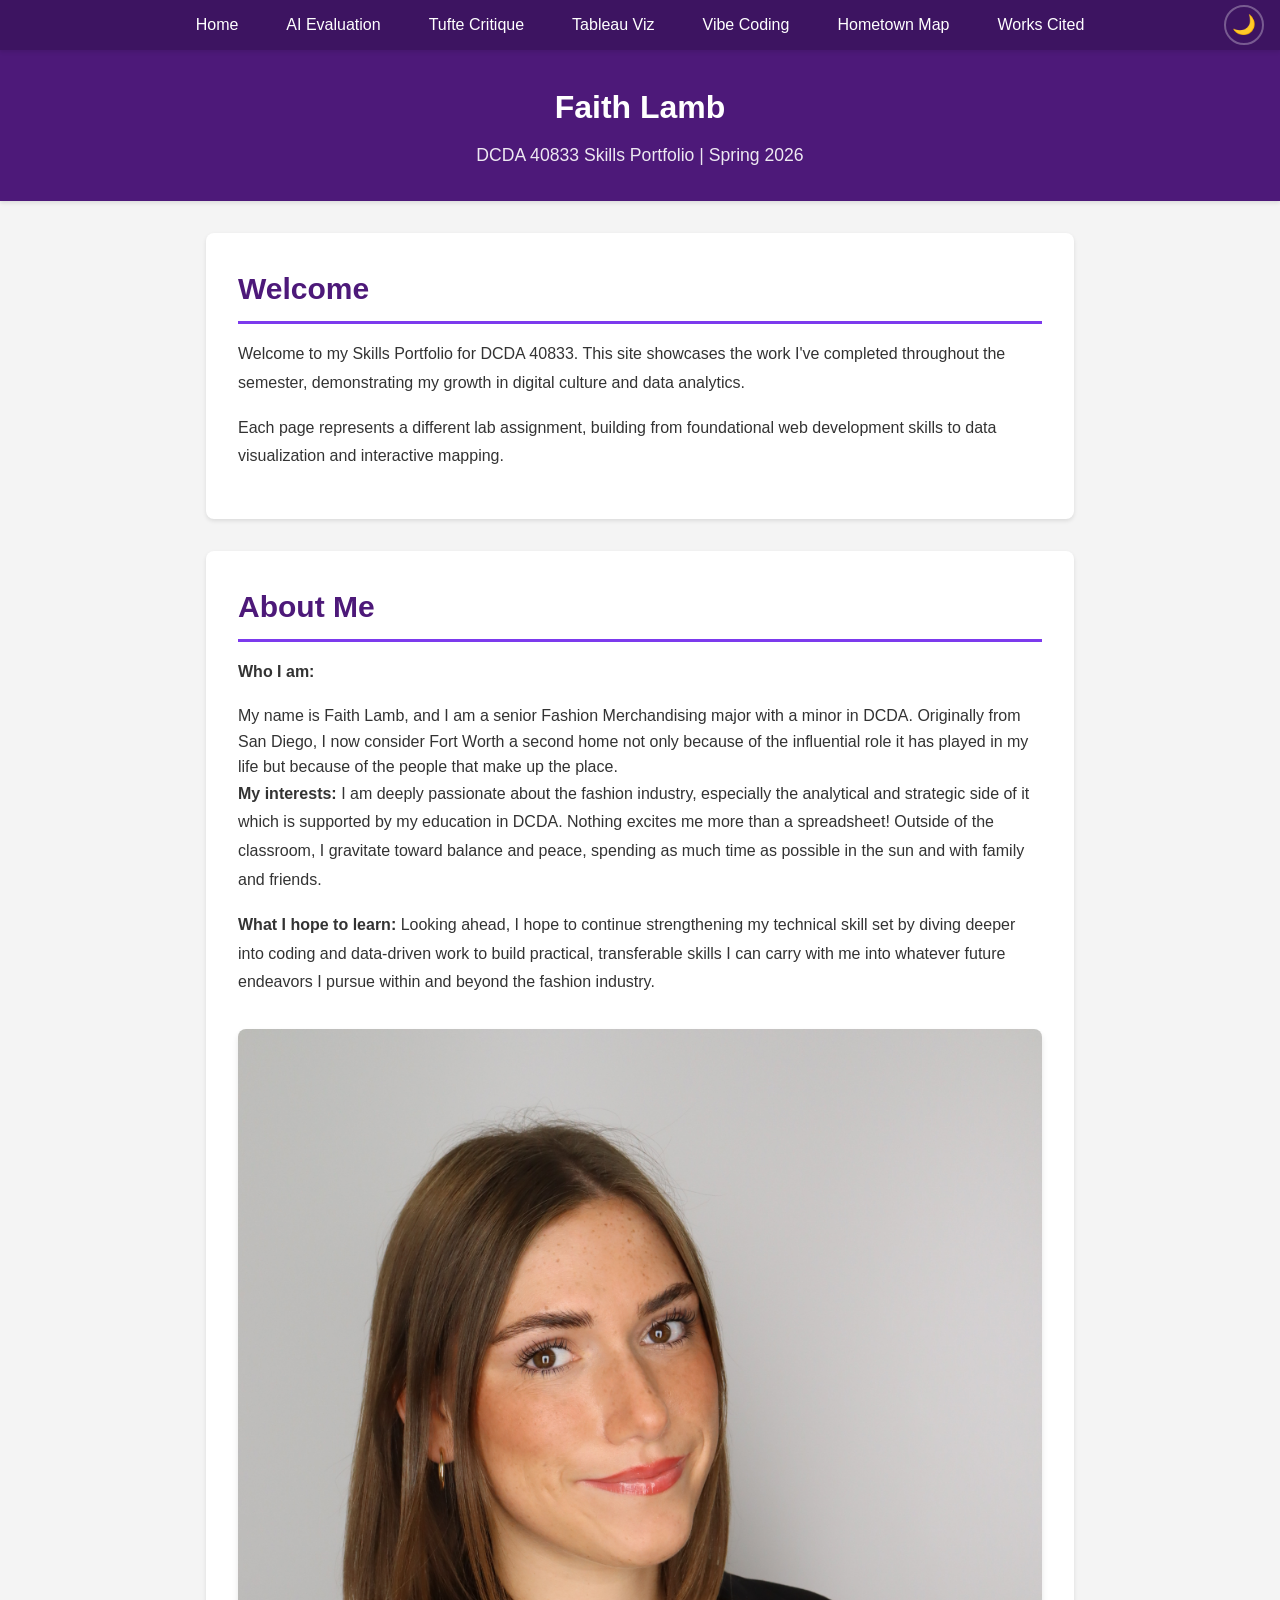
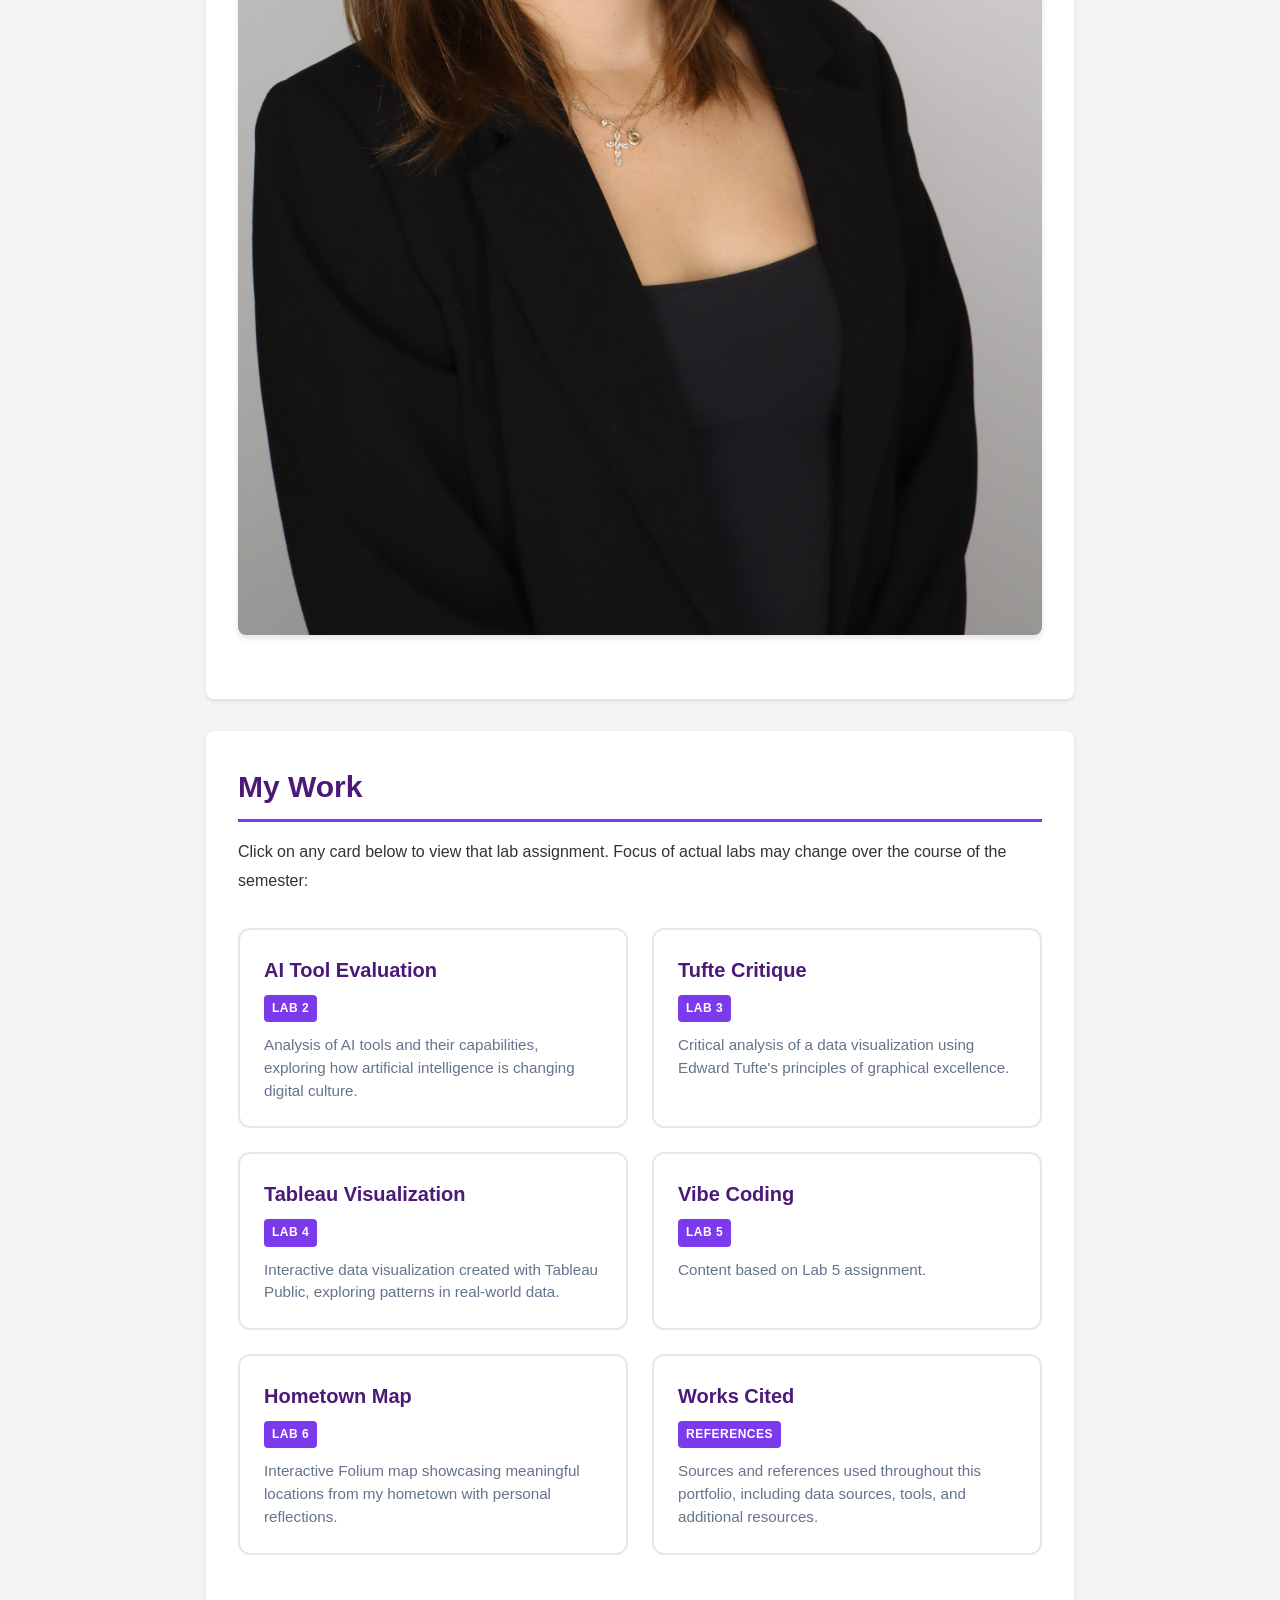
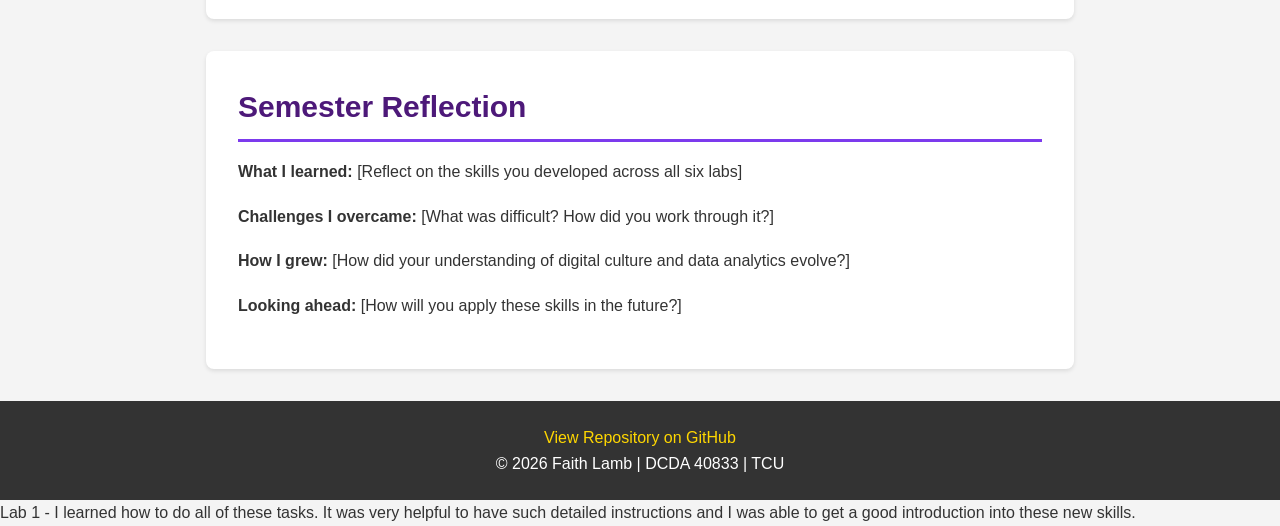
<file: index.html>
<!DOCTYPE html>
<html lang="en">
<head>
    <meta charset="UTF-8">
    <meta name="viewport" content="width=device-width, initial-scale=1.0">
    <meta name="description" content="Skills Portfolio showcasing work from DCDA 40833">
    <meta name="author" content="Your Name">
    <title>Faith Lamb | DCDA 40833 Skills Portfolio</title>
    <link rel="stylesheet" href="css/styles.css">
</head>

<!-- I couldn't find the part about the text colors. -->
<body>

    <nav>
        <button class="hamburger" aria-label="Toggle navigation menu">
            <span></span>
            <span></span>
            <span></span>
        </button>
        <ul class="nav-menu">
            <li><a href="index.html">Home</a></li>
            <li><a href="lab02.html">AI Evaluation</a></li>
            <li><a href="lab03.html">Tufte Critique</a></li>
            <li><a href="lab04.html">Tableau Viz</a></li>
            <li><a href="lab05.html">Vibe Coding</a></li>
            <li><a href="lab06.html">Hometown Map</a></li>
            <li><a href="works_cited.html">Works Cited</a></li>
        </ul>

        <button class="dark-mode-toggle" aria-label="Toggle dark mode">🌙</button>
    </nav> 


    <header>
        <h1>Faith Lamb</h1>
        <p>DCDA 40833 Skills Portfolio | Spring 2026</p>
    </header>

    <main>
        <section id="welcome">
            <h2>Welcome</h2>
            <!-- I left this copy becuase it is what I was going to say and perfectly written. -->
            <p>Welcome to my Skills Portfolio for DCDA 40833. This site showcases the work I've completed throughout the semester, demonstrating my growth in digital culture and data analytics.</p>
            <p>Each page represents a different lab assignment, building from foundational web development skills to data visualization and interactive mapping.</p>
        </section>
         

        <section id="about">
            <h2>About Me</h2>
            <!-- I wrote this becuase it is in my personal voice and expresses my interests. -->
            <p><strong>Who I am:</strong> </p>My name is Faith Lamb, and I am a senior Fashion Merchandising major with a minor in DCDA. Originally from San Diego, I now consider Fort Worth a second home not only because of the influential role it has played in my life but because of the people that make up the place.
            <p><strong>My interests:</strong> I am deeply passionate about the fashion industry, especially the analytical and strategic side of it which is supported by my education in DCDA. Nothing excites me more than a spreadsheet! Outside of the classroom, I gravitate toward balance and peace, spending as much time as possible in the sun and with family and friends. </p>
            <p><strong>What I hope to learn:</strong> Looking ahead, I hope to continue strengthening my technical skill set by diving deeper into coding and data-driven work to build practical, transferable skills I can carry with me into whatever future endeavors I pursue within and beyond the fashion industry.</p>

        
        
            <figure class="viz-container">
        <img src="images/headshot.jpg" alt="Photo of Faith Lamb">
            </figure>
        
        </section>

        <section id="portfolio">
            <h2>My Work</h2>
            <p>Click on any card below to view that lab assignment. Focus of actual labs may change over the course of the semester:</p>

            <!-- made all the cards actually click into the different labs by coping code from above -->

            <div class="portfolio-grid">

                <a href="lab02.html" class="portfolio-card">
                    <h3>AI Tool Evaluation</h3>
                    <span class="lab-tag">Lab 2</span>
                    <p>Analysis of AI tools and their capabilities, exploring how artificial intelligence is changing digital culture.</p>
                </a>

                <a href="lab03.html" class="portfolio-card">
                    <h3>Tufte Critique</h3>
                    <span class="lab-tag">Lab 3</span>
                    <p>Critical analysis of a data visualization using Edward Tufte's principles of graphical excellence.</p>
                </a>

                <a href="lab04.html" class="portfolio-card">
                    <h3>Tableau Visualization</h3>
                    <span class="lab-tag">Lab 4</span>
                    <p>Interactive data visualization created with Tableau Public, exploring patterns in real-world data.</p>
                </a>

                <a href="lab05.html" class="portfolio-card">
                    <h3>Vibe Coding</h3>
                    <span class="lab-tag">Lab 5</span>
                    <p>Content based on Lab 5 assignment.</p>
                </a>

                <a href="lab06.html" class="portfolio-card">
                    <h3>Hometown Map</h3>
                    <span class="lab-tag">Lab 6</span>
                    <p>Interactive Folium map showcasing meaningful locations from my hometown with personal reflections.</p>
                </a>

                <a href="works_cited.html" class="portfolio-card">
                    <h3>Works Cited</h3>
                    <span class="lab-tag">References</span>
                    <p>Sources and references used throughout this portfolio, including data sources, tools, and additional resources.</p>
                </a>

            </div>
        </section>

        <section id="reflection">
            <h2>Semester Reflection</h2>
            <!-- TODO: After completing all labs, write a reflection on your growth -->
            <p><strong>What I learned:</strong> [Reflect on the skills you developed across all six labs]</p>
            <p><strong>Challenges I overcame:</strong> [What was difficult? How did you work through it?]</p>
            <p><strong>How I grew:</strong> [How did your understanding of digital culture and data analytics evolve?]</p>
            <p><strong>Looking ahead:</strong> [How will you apply these skills in the future?]</p>
        </section>
    </main>

    <!-- Footer: Links and copyright -->
    <footer>
        <p><a href="https://github.com/faithlamb/DCDA40833-portfolio">View Repository on GitHub</a></p>
        <p>&copy; 2026 Faith Lamb | DCDA 40833 | TCU</p>
    </footer>

    <script>
        // Hamburger menu toggle
        const hamburger = document.querySelector('.hamburger');
        const navMenu = document.querySelector('.nav-menu');

        hamburger.addEventListener('click', () => {
            hamburger.classList.toggle('active');
            navMenu.classList.toggle('active');
        });

        // Close menu when clicking on a nav link
        document.querySelectorAll('.nav-menu a').forEach(link => {
            link.addEventListener('click', () => {
                hamburger.classList.remove('active');
                navMenu.classList.remove('active');
            });
        });

        <!-- I have no idea how this works but it works! -->

        // Dark Mode Toggle
        const darkModeToggle = document.querySelector('.dark-mode-toggle');
        
        // Check for saved theme preference or default to 'light'
        const currentTheme = localStorage.getItem('theme') || 'light';
        document.body.setAttribute('data-theme', currentTheme);
        
        // Update button icon based on current theme
        if (currentTheme === 'dark') {
            darkModeToggle.textContent = '☀️';
        }
        
        // Toggle dark mode on button click
        darkModeToggle.addEventListener('click', () => {
            const theme = document.body.getAttribute('data-theme');
            const newTheme = theme === 'dark' ? 'light' : 'dark';
            
            document.body.setAttribute('data-theme', newTheme);
            localStorage.setItem('theme', newTheme);
            
            // Update button icon
            darkModeToggle.textContent = newTheme === 'dark' ? '☀️' : '🌙';
        });
    </script>
</body>
</html>


Lab 1 - I learned how to do all of these tasks. It was very helpful to have such detailed instructions and I was able to get a good introduction into these new skills.
</file>
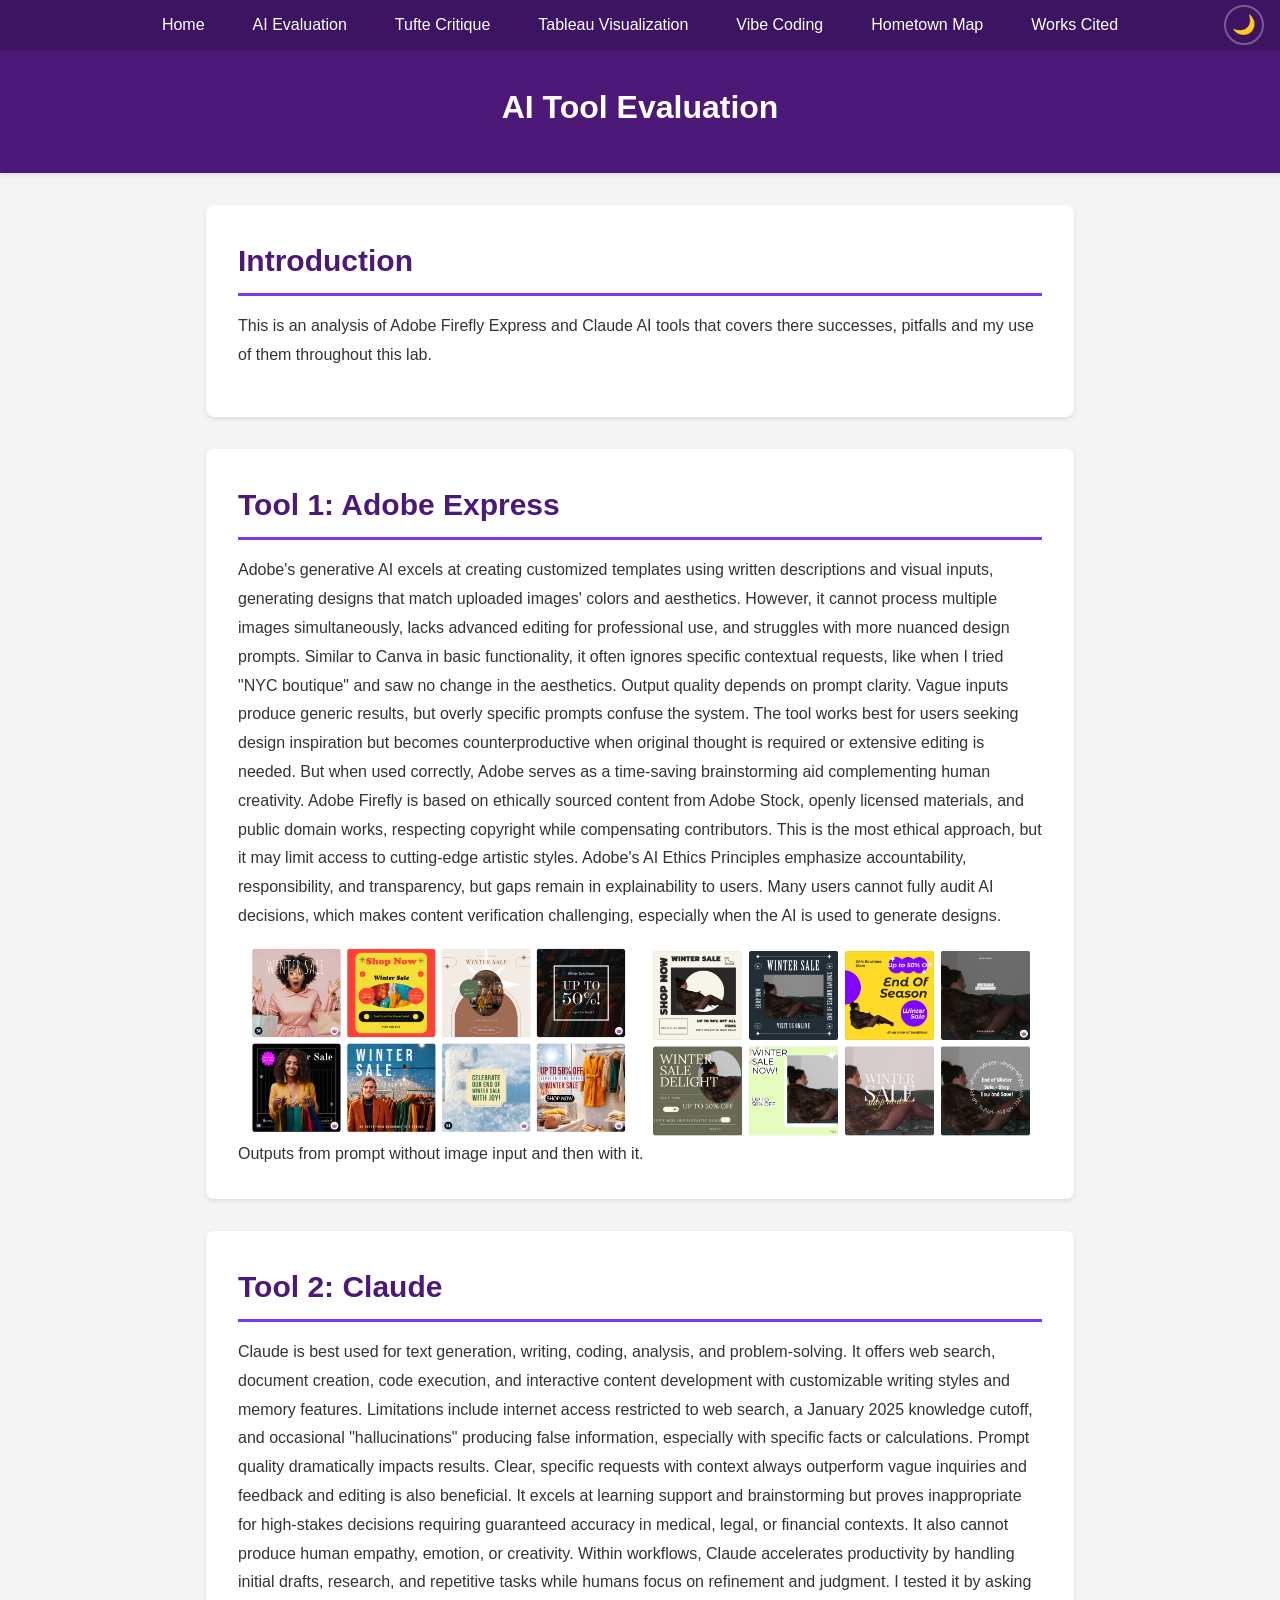
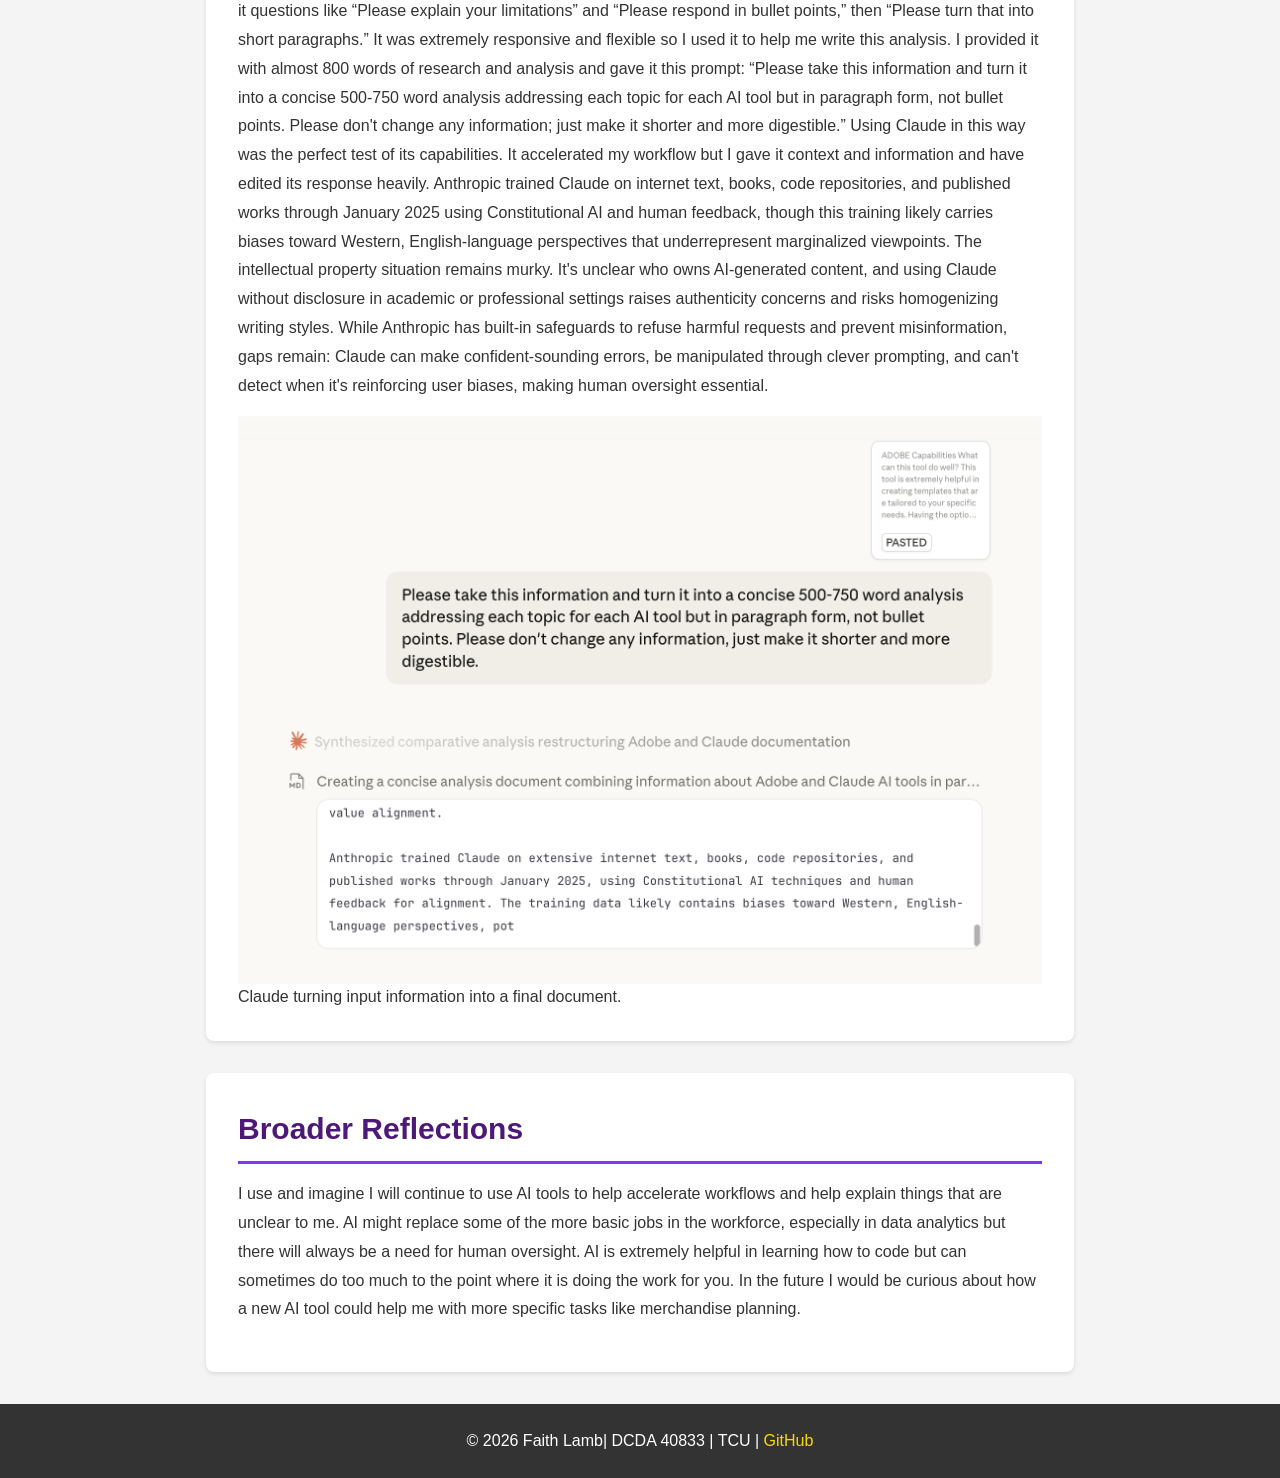
<file: lab02.html>
<!DOCTYPE html>
<html lang="en">
<head>
    <meta charset="UTF-8">
    <meta name="viewport" content="width=device-width, initial-scale=1.0">
    <title>AI Evaluation | Faith Lamb</title>
    <link rel="stylesheet" href="css/styles.css">
</head>
<body>
    <nav>
        <button class="hamburger" aria-label="Toggle navigation menu">
            <span></span>
            <span></span>
            <span></span>
        </button>
        <ul class="nav-menu">
            <li><a href="index.html">Home</a></li>
            <li><a href="lab02.html">AI Evaluation</a></li>
            <li><a href="lab03.html">Tufte Critique</a></li>
            <li><a href="lab04.html">Tableau Visualization</a></li>
            <li><a href="lab05.html">Vibe Coding</a></li>
            <li><a href="lab06.html">Hometown Map</a></li>
            <li><a href="works_cited.html">Works Cited</a></li>
        </ul>
        <button class="dark-mode-toggle" aria-label="Toggle dark mode">🌙</button>
    </nav>

    <header>
        <h1>AI Tool Evaluation</h1>
    </header>

    <main>
        <section>
            <h2>Introduction</h2>
            <p>This is an analysis of Adobe Firefly Express and Claude AI tools that covers there successes, pitfalls and my use of them throughout this lab.  </p>
        </section>

        <section>
            <h2>Tool 1: Adobe Express</h2>
           
            <p>Adobe's generative AI excels at creating customized templates using written descriptions and visual inputs, generating designs that match uploaded images' colors and aesthetics. However, it cannot process multiple images simultaneously, lacks advanced editing for professional use, and struggles with more nuanced design prompts. Similar to Canva in basic functionality, it often ignores specific contextual requests, like when I tried "NYC boutique" and saw no change in the aesthetics.




Output quality depends on prompt clarity. Vague inputs produce generic results, but overly specific prompts confuse the system. The tool works best for users seeking design inspiration but becomes counterproductive when original thought is required or extensive editing is needed. But when used correctly, Adobe serves as a time-saving brainstorming aid complementing human creativity.
Adobe Firefly is based on ethically sourced content from Adobe Stock, openly licensed materials, and public domain works, respecting copyright while compensating contributors. This is the most ethical approach, but it may limit access to cutting-edge artistic styles. Adobe's AI Ethics Principles emphasize accountability, responsibility, and transparency, but gaps remain in explainability to users. Many users cannot fully audit AI decisions, which makes content verification challenging, especially when the AI is used to generate designs.
</p>

        
            <!-- Add screenshots or examples -->
            <figure>
                <div style="display: flex; gap: 1rem; justify-content: center; align-items: flex-start; flex-wrap: wrap;">
                    <img src="images/adobe1.png" alt="Description of screenshot" style="flex: 1; min-width: 250px; max-width: 48%; display: inline-block;">
                    <img src="images/adobe2.png" alt="Description of screenshot" style="flex: 1; min-width: 250px; max-width: 48%; display: inline-block;">
                </div>
                <figcaption>Outputs from prompt without image input and then with it.</figcaption>
            </figure>
        </section>

        <section>
            <h2>Tool 2: Claude</h2>

            <p>Claude is best used for text generation, writing, coding, analysis, and problem-solving. It offers web search, document creation, code execution, and interactive content development with customizable writing styles and memory features. Limitations include internet access restricted to web search, a January 2025 knowledge cutoff, and occasional "hallucinations" producing false information, especially with specific facts or calculations. Prompt quality dramatically impacts results. Clear, specific requests with context always outperform vague inquiries and feedback and editing is also beneficial. It excels at learning support and brainstorming but proves inappropriate for high-stakes decisions requiring guaranteed accuracy in medical, legal, or financial contexts. It also cannot produce human empathy, emotion, or creativity. 
Within workflows, Claude accelerates productivity by handling initial drafts, research, and repetitive tasks while humans focus on refinement and judgment. I tested it by asking it questions like “Please explain your limitations” and “Please respond in bullet points,” then “Please turn that into short paragraphs.” It was extremely responsive and flexible so I used it to help me write this analysis. I provided it with almost 800 words of research and analysis and gave it this prompt: “Please take this information and turn it into a concise 500-750 word analysis addressing each topic for each AI tool but in paragraph form, not bullet points. Please don't change any information; just make it shorter and more digestible.” Using Claude in this way was the perfect test of its capabilities. It accelerated my workflow but I gave it context and information and have edited its response heavily.

Anthropic trained Claude on internet text, books, code repositories, and published works through January 2025 using Constitutional AI and human feedback, though this training likely carries biases toward Western, English-language perspectives that underrepresent marginalized viewpoints. The intellectual property situation remains murky. It's unclear who owns AI-generated content, and using Claude without disclosure in academic or professional settings raises authenticity concerns and risks homogenizing writing styles. While Anthropic has built-in safeguards to refuse harmful requests and prevent misinformation, gaps remain: Claude can make confident-sounding errors, be manipulated through clever prompting, and can't detect when it's reinforcing user biases, making human oversight essential.
</p>
<figure>
                <img src="images/claude.png" alt="Description of screenshot">
                <figcaption>Claude turning input information into a final document.</figcaption>
            <!-- Same structure as Tool 1 -->
        </section>

        <section>
            <h2>Broader Reflections</h2>
            <p>I use and imagine I will continue to use AI tools to help accelerate workflows and help explain things that are unclear to me. AI might replace some of the more basic jobs in the workforce, especially in data analytics but there will always be a need for human oversight. AI is extremely helpful in learning how to code but can sometimes do too much to the point where it is doing the work for you. In the future I would be curious about how a new AI tool could help me with more specific tasks like merchandise planning.
</p>
        </section>
    </main>

    <footer>
        <p>&copy; 2026 Faith Lamb| DCDA 40833 | TCU | <a href="https://github.com/faithlamb/DCDA40833-portfolio">GitHub</a></p>
    </footer>


    <!-- AI is adding in the humberger here which it didn't do last time and I missed.-->
    <script>
        // Hamburger menu toggle
        const hamburger = document.querySelector('.hamburger');
        const navMenu = document.querySelector('.nav-menu');

        hamburger.addEventListener('click', () => {
            hamburger.classList.toggle('active');
            navMenu.classList.toggle('active');
        });

        // Close menu when clicking on a nav link
        document.querySelectorAll('.nav-menu a').forEach(link => {
            link.addEventListener('click', () => {
                hamburger.classList.remove('active');
                navMenu.classList.remove('active');
            });
        });

        
            <!-- I don't understand this code but can tell it makes it apply to all the pages -->

        // Dark Mode Toggle
        const darkModeToggle = document.querySelector('.dark-mode-toggle');
        
        // Check for saved theme preference or default to 'light'
        const currentTheme = localStorage.getItem('theme') || 'light';
        document.body.setAttribute('data-theme', currentTheme);
        
        // Update button icon based on current theme
        if (currentTheme === 'dark') {
            darkModeToggle.textContent = '☀️';
        }
        
        // Toggle dark mode on button click
        darkModeToggle.addEventListener('click', () => {
            const theme = document.body.getAttribute('data-theme');
            const newTheme = theme === 'dark' ? 'light' : 'dark';
            
            document.body.setAttribute('data-theme', newTheme);
            localStorage.setItem('theme', newTheme);
            
            // Update button icon
            darkModeToggle.textContent = newTheme === 'dark' ? '☀️' : '🌙';
        });
    </script>
</body>
</html>
</file>
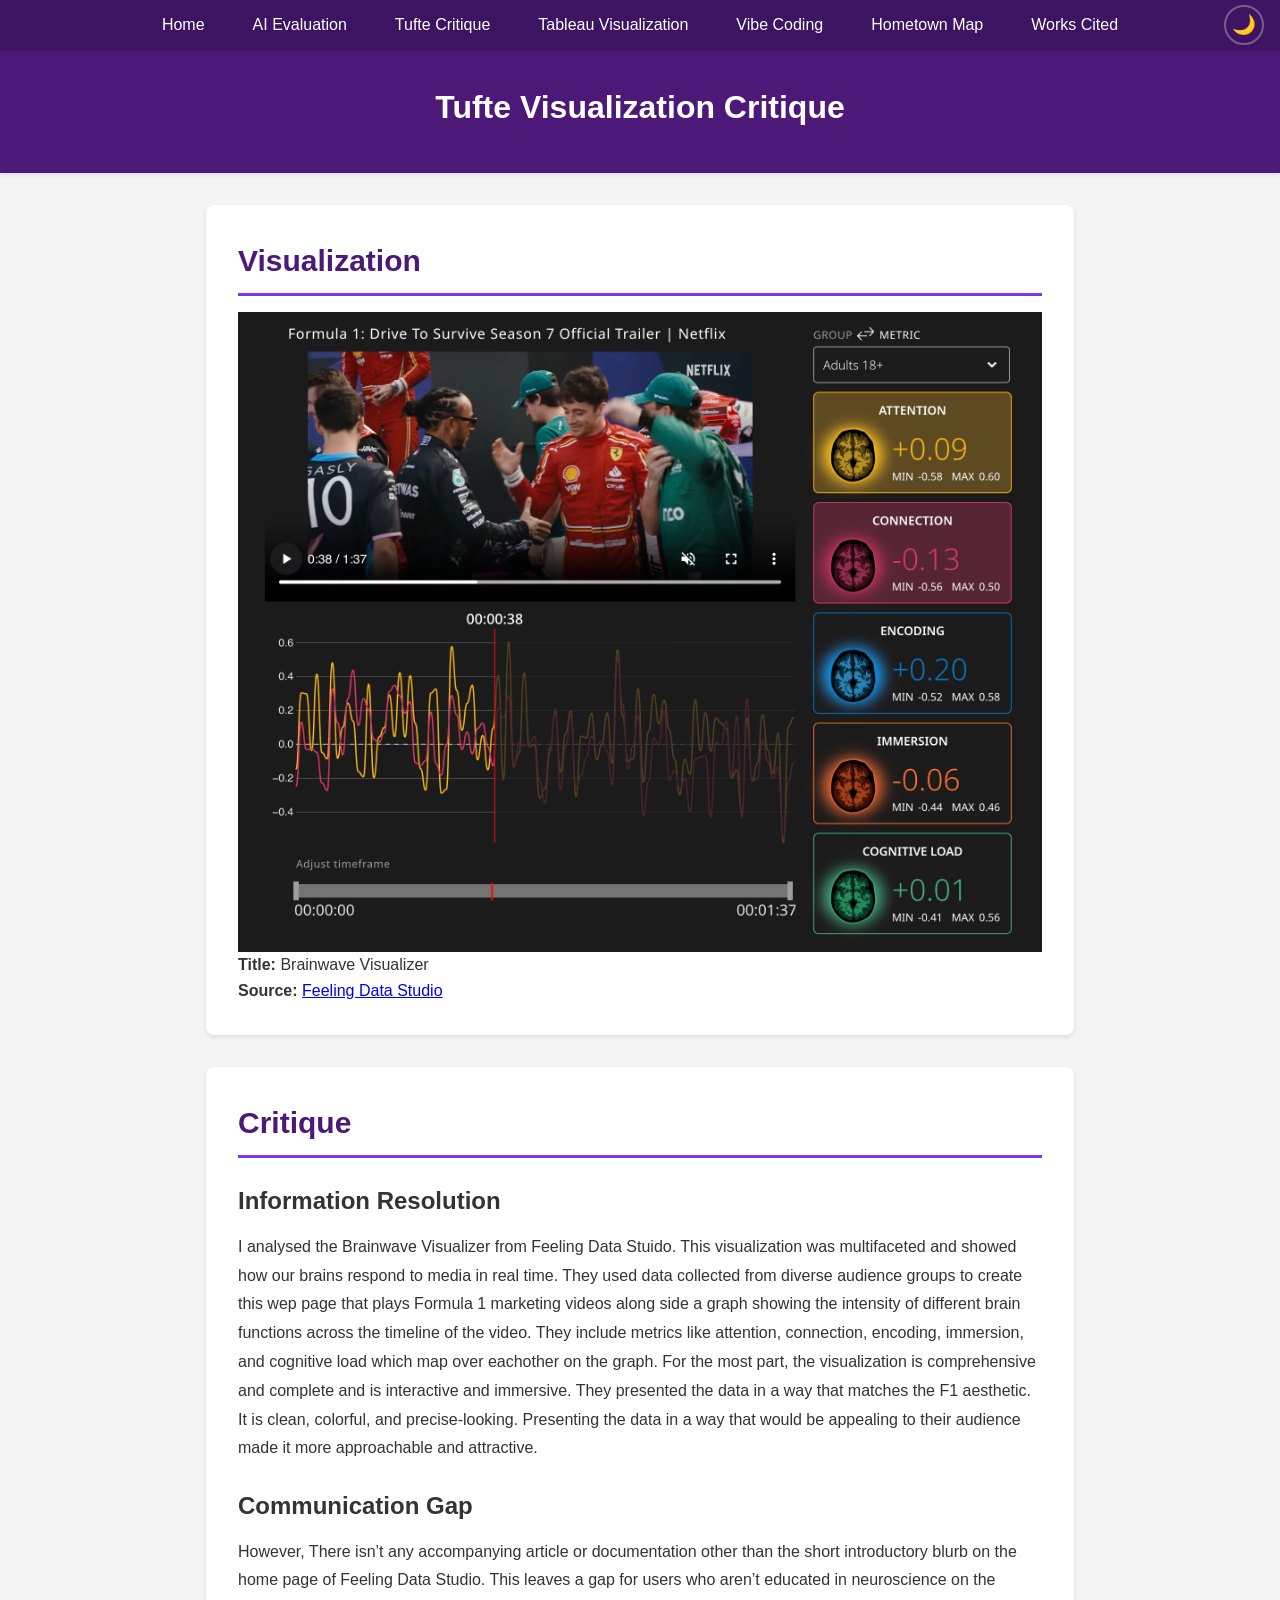
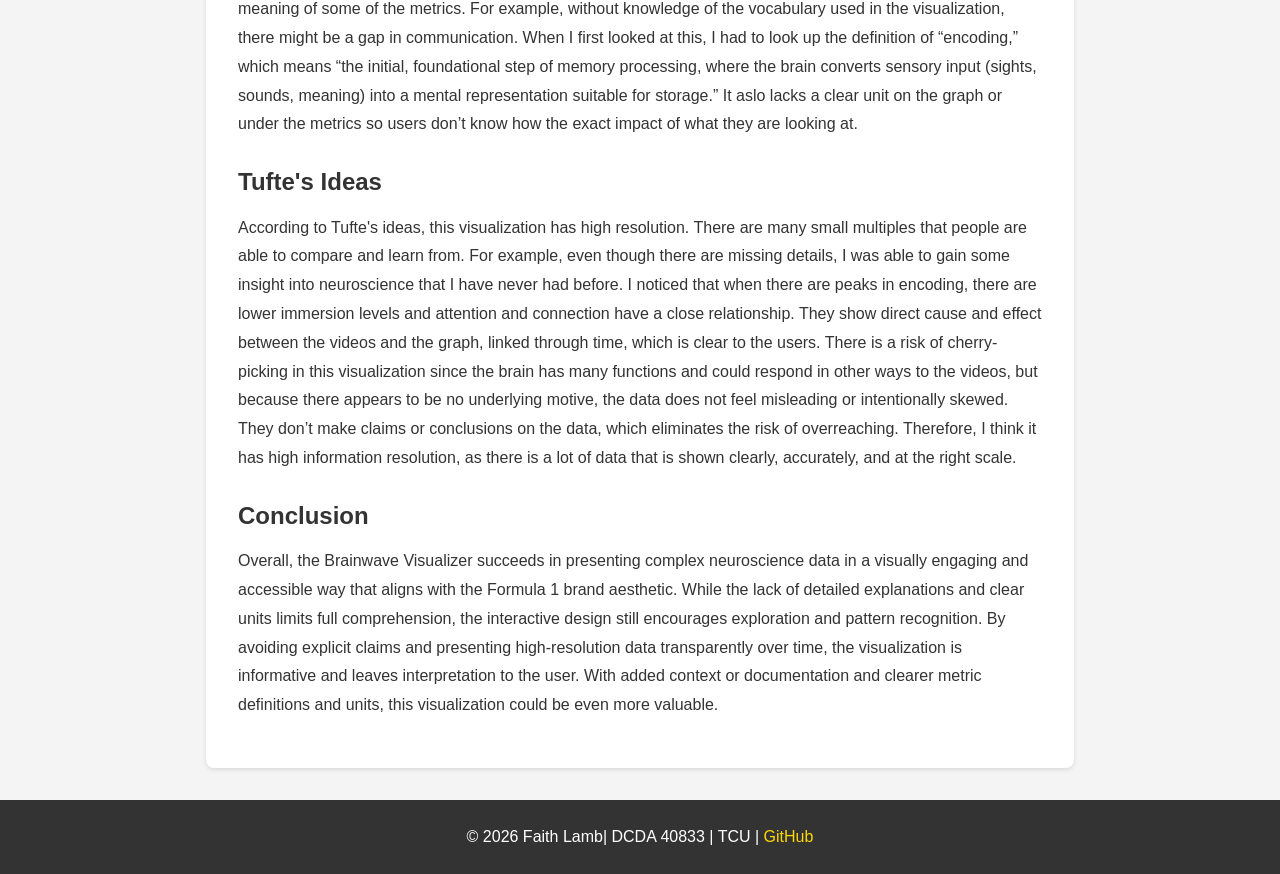
<file: lab03.html>
<!DOCTYPE html>
<html lang="en">
<head>
    <meta charset="UTF-8">
    <meta name="viewport" content="width=device-width, initial-scale=1.0">
    <title>Visualization Critique | Faith Lamb</title>
    <link rel="stylesheet" href="css/styles.css">
</head>
<body>
    <nav>
        <button class="hamburger" aria-label="Toggle navigation menu">
            <span></span>
            <span></span>
            <span></span>
        </button>
        <ul class="nav-menu">
            <li><a href="index.html">Home</a></li>
            <li><a href="lab02.html">AI Evaluation</a></li>
            <li><a href="lab03.html">Tufte Critique</a></li>
            <li><a href="lab04.html">Tableau Visualization</a></li>
            <li><a href="lab05.html">Vibe Coding</a></li>
            <li><a href="lab06.html">Hometown Map</a></li>
            <li><a href="works_cited.html">Works Cited</a></li>
        </ul>
        <button class="dark-mode-toggle" aria-label="Toggle dark mode">🌙</button>
    </nav>

    <header>
        <h1>Tufte Visualization Critique</h1>
    </header>

    <main>
        <section>
            <h2>Visualization</h2>
            <figure>
                <img src="images/brainwave.png" alt="Brainwaves on Formula 1">
                <figcaption>
                    <strong>Title:</strong> Brainwave Visualizer <br>
                    <strong>Source:</strong> <a href="https://feelingdata.studio/brainwave-visualizer/" target="_blank"> Feeling Data Studio </a>
                </figcaption>
            </figure>
        </section>

        <section>
            <h2>Critique</h2>
            
            <h3>Information Resolution</h3>
            <p>I analysed the Brainwave Visualizer from Feeling Data Stuido. This visualization was multifaceted and showed how our brains respond to media in real time. They used data collected from diverse audience groups to create this wep page that plays Formula 1 marketing videos along side a graph showing the intensity of different brain functions across the timeline of the video. They include metrics like attention, connection, encoding, immersion, and cognitive load which map over eachother on the graph. For the most part, the visualization is comprehensive and complete and is interactive and immersive. They presented the data in a way that matches the F1 aesthetic. It is clean, colorful, and precise-looking. Presenting the data in a way that would be appealing to their audience made it more approachable and attractive. 
</p>

            <h3>Communication Gap</h3>
            <p>However, There isn’t any accompanying article or documentation other than the short introductory blurb on the home page of Feeling Data Studio. This leaves a gap for users who aren’t educated in neuroscience on the meaning of some of the metrics. For example, without knowledge of the vocabulary used in the visualization, there might be a gap in communication. When I first looked at this, I had to look up the definition of “encoding,” which means “the initial, foundational step of memory processing, where the brain converts sensory input (sights, sounds, meaning) into a mental representation suitable for storage.” It aslo lacks a clear unit on the graph or under the metrics so users don’t know how the exact impact of what they are looking at. 
</p>

            <h3>Tufte's Ideas</h3>
            <p>According to Tufte's ideas, this visualization has high resolution. There are many small multiples that people are able to compare and learn from. For example, even though there are missing details, I was able to gain some insight into neuroscience that I have never had before. I noticed that when there are peaks in encoding, there are lower immersion levels and attention and connection have a close relationship. They show direct cause and effect between the videos and the graph, linked through time, which is clear to the users. There is a risk of cherry-picking in this visualization since the brain has many functions and could respond in other ways to the videos, but because there appears to be no underlying motive, the data does not feel misleading or intentionally skewed. They don’t make claims or conclusions on the data, which eliminates the risk of overreaching. Therefore, I think it has high information resolution, as there is a lot of data that is shown clearly, accurately, and at the right scale. </p>

            <h3>Conclusion</h3>
            <p>Overall, the Brainwave Visualizer succeeds in presenting complex neuroscience data in a visually engaging and accessible way that aligns with the Formula 1 brand aesthetic. While the lack of detailed explanations and clear units limits full comprehension, the interactive design still encourages exploration and pattern recognition. By avoiding explicit claims and presenting high-resolution data transparently over time, the visualization is informative and leaves interpretation to the user. With added context or documentation and clearer metric definitions and units, this visualization could be even more valuable.</p>
        </section>
    </main>

    <footer>
        <p>© 2026 Faith Lamb| DCDA 40833 | TCU | <a href="https://github.com/faithlamb/DCDA40833-portfolio">GitHub</p>
    </footer>

    <!-- This is the same dark mode toggle script that is on all the other pages and I think it applies to each page. -->
    <script>
        // Hamburger menu toggle
        const hamburger = document.querySelector('.hamburger');
        const navMenu = document.querySelector('.nav-menu');

        hamburger.addEventListener('click', () => {
            hamburger.classList.toggle('active');
            navMenu.classList.toggle('active');
        });

        // Close menu when clicking on a nav link
        document.querySelectorAll('.nav-menu a').forEach(link => {
            link.addEventListener('click', () => {
                hamburger.classList.remove('active');
                navMenu.classList.remove('active');
            });
        });

        // Dark Mode Toggle
        const darkModeToggle = document.querySelector('.dark-mode-toggle');
        
        // Check for saved theme preference or default to 'light'
        const currentTheme = localStorage.getItem('theme') || 'light';
        document.body.setAttribute('data-theme', currentTheme);
        
        // Update button icon based on current theme
        if (currentTheme === 'dark') {
            darkModeToggle.textContent = '☀️';
        }
        
        // Toggle dark mode on button click
        darkModeToggle.addEventListener('click', () => {
            const theme = document.body.getAttribute('data-theme');
            const newTheme = theme === 'dark' ? 'light' : 'dark';
            
            document.body.setAttribute('data-theme', newTheme);
            localStorage.setItem('theme', newTheme);
            
            // Update button icon
            darkModeToggle.textContent = newTheme === 'dark' ? '☀️' : '🌙';
        });
    </script>
</body>
</html>
</file>
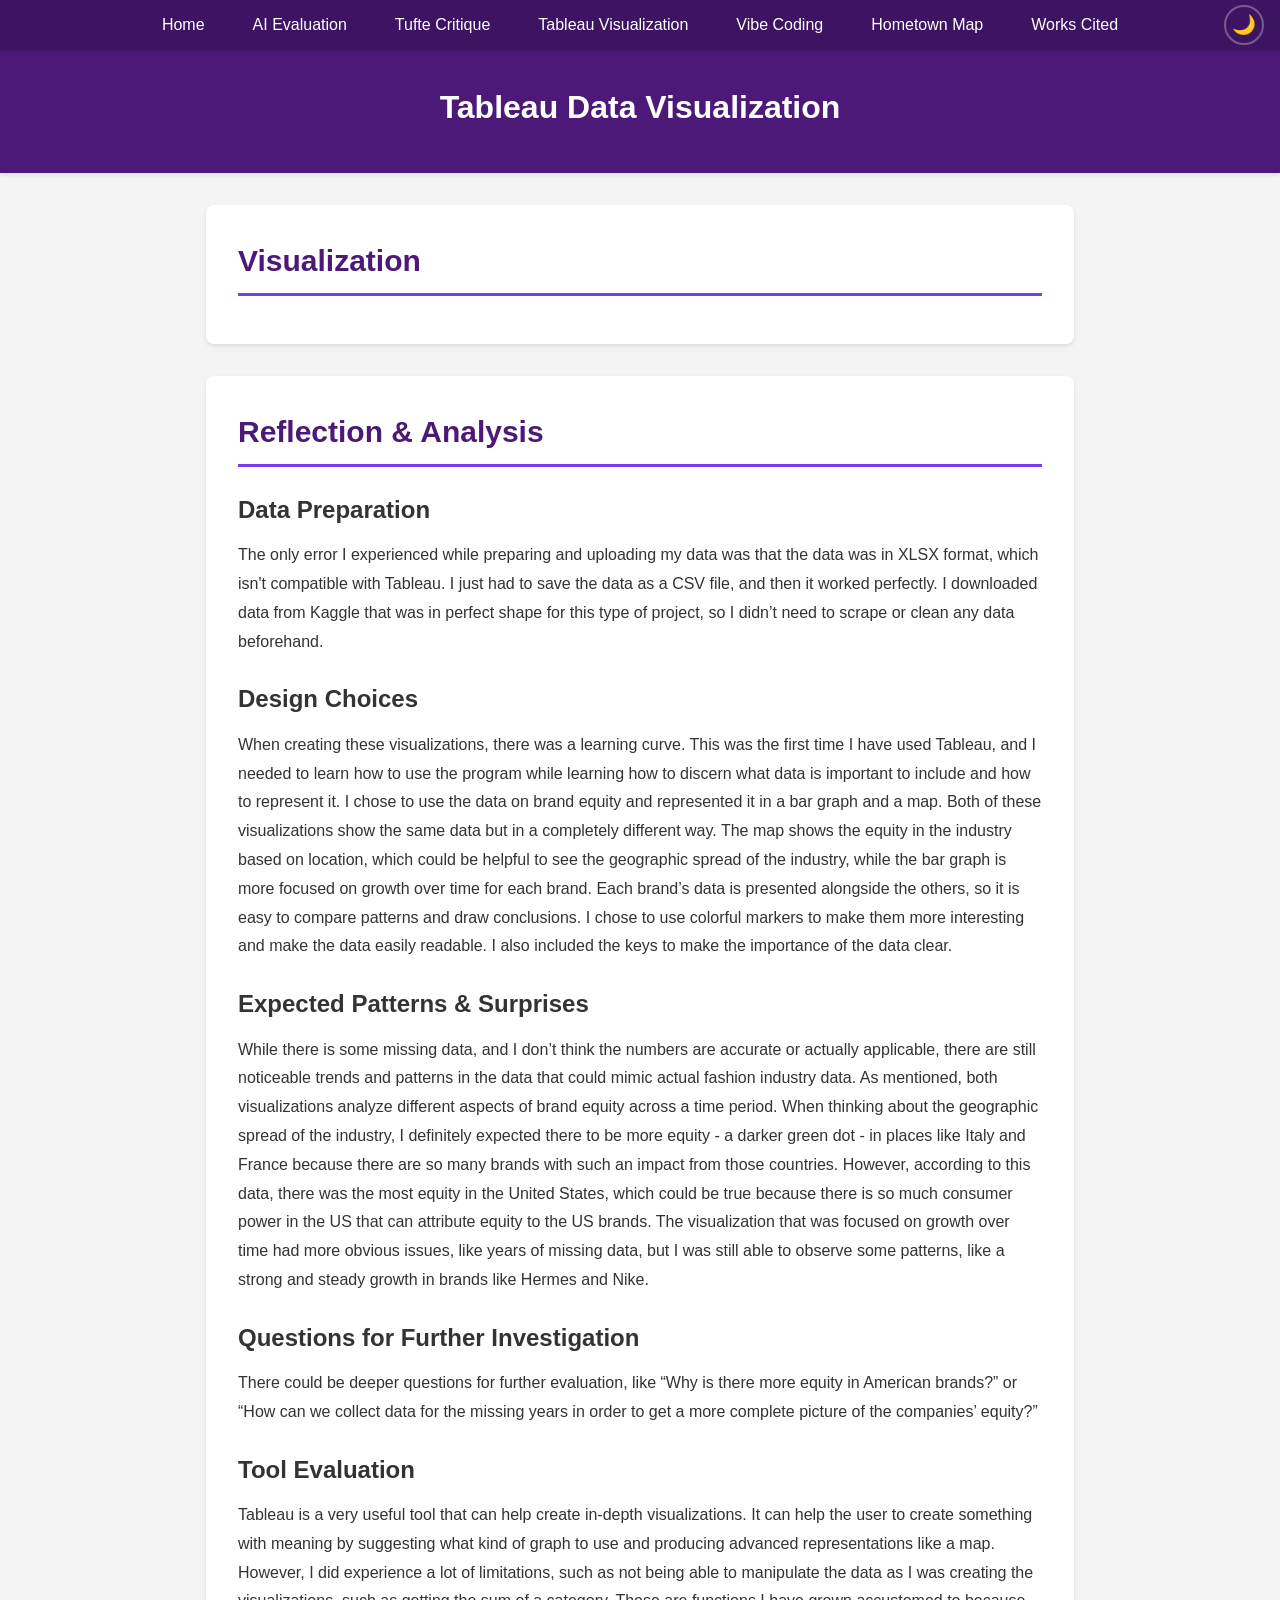
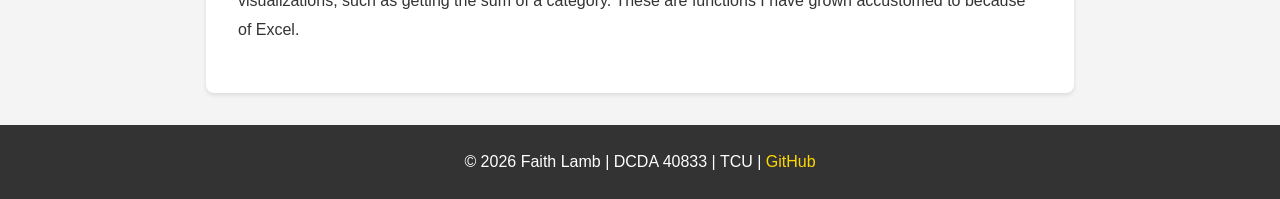
<file: lab04.html>
<!DOCTYPE html>
<html lang="en">
<head>
    <meta charset="UTF-8">
    <meta name="viewport" content="width=device-width, initial-scale=1.0">
    <title>Data Visualization | Faith Lamb</title>
    <link rel="stylesheet" href="css/styles.css">
</head>
<body>
    <nav>
        <button class="hamburger" aria-label="Toggle navigation menu">
            <span></span>
            <span></span>
            <span></span>
        </button>
        <ul class="nav-menu">
            <li><a href="index.html">Home</a></li>
            <li><a href="lab02.html">AI Evaluation</a></li>
            <li><a href="lab03.html">Tufte Critique</a></li>
            <li><a href="lab04.html">Tableau Visualization</a></li>
            <li><a href="lab05.html">Vibe Coding</a></li>
            <li><a href="lab06.html">Hometown Map</a></li>
            <li><a href="works_cited.html">Works Cited</a></li>
        </ul>
        <button class="dark-mode-toggle" aria-label="Toggle dark mode">🌙</button>
    </nav>

    <header>
        <h1>Tableau Data Visualization</h1>
    </header>

     <main>
        <section>
            <h2>Visualization</h2>
            <div class='tableauPlaceholder' id='viz1771096692793' style='position: relative'><noscript><a href='#'><img alt='Dashboard 1 ' src='https:&#47;&#47;public.tableau.com&#47;static&#47;images&#47;Fa&#47;FashionIndustryDataViz&#47;Dashboard1&#47;1_rss.png' style='border: none' /></a></noscript><object class='tableauViz'  style='display:none;'><param name='host_url' value='https%3A%2F%2Fpublic.tableau.com%2F' /> <param name='embed_code_version' value='3' /> <param name='site_root' value='' /><param name='name' value='FashionIndustryDataViz&#47;Dashboard1' /><param name='tabs' value='no' /><param name='toolbar' value='yes' /><param name='static_image' value='https:&#47;&#47;public.tableau.com&#47;static&#47;images&#47;Fa&#47;FashionIndustryDataViz&#47;Dashboard1&#47;1.png' /> <param name='animate_transition' value='yes' /><param name='display_static_image' value='yes' /><param name='display_spinner' value='yes' /><param name='display_overlay' value='yes' /><param name='display_count' value='yes' /><param name='language' value='en-US' /></object></div>                <script type='text/javascript'>                    var divElement = document.getElementById('viz1771096692793');                    var vizElement = divElement.getElementsByTagName('object')[0];                    if ( divElement.offsetWidth > 800 ) { vizElement.style.minWidth='420px';vizElement.style.maxWidth='650px';vizElement.style.width='100%';vizElement.style.minHeight='587px';vizElement.style.maxHeight='887px';vizElement.style.height=(divElement.offsetWidth*0.75)+'px';} else if ( divElement.offsetWidth > 500 ) { vizElement.style.minWidth='420px';vizElement.style.maxWidth='650px';vizElement.style.width='100%';vizElement.style.minHeight='587px';vizElement.style.maxHeight='887px';vizElement.style.height=(divElement.offsetWidth*0.75)+'px';} else { vizElement.style.width='100%';vizElement.style.height='777px';}                     var scriptElement = document.createElement('script');                    scriptElement.src = 'https://public.tableau.com/javascripts/api/viz_v1.js';                    vizElement.parentNode.insertBefore(scriptElement, vizElement);                </script>
        </section>

        <section>
            <h2>Reflection & Analysis</h2>
        
                <h3>Data Preparation</h3>
                <p>The only error I experienced while preparing and uploading my data was that the data was in XLSX format, which isn't compatible with Tableau. I just had to save the data as a CSV file, and then it worked perfectly. I downloaded data from Kaggle that was in perfect shape for this type of project, so I didn’t need to scrape or clean any data beforehand.</p>
                <h3>Design Choices</h3>
                <p>When creating these visualizations, there was a learning curve. This was the first time I have used Tableau, and I needed to learn how to use the program while learning how to discern what data is important to include and how to represent it. I chose to use the data on brand equity and represented it in a bar graph and a map. Both of these visualizations show the same data but in a completely different way. The map shows the equity in the industry based on location, which could be helpful to see the geographic spread of the industry, while the bar graph is more focused on growth over time for each brand. Each brand’s data is presented alongside the others, so it is easy to compare patterns and draw conclusions. I chose to use colorful markers to make them more interesting and make the data easily readable. I also included the keys to make the importance of the data clear.</p>
                <h3>Expected Patterns & Surprises</h3>
                <p>While there is some missing data, and I don’t think the numbers are accurate or actually applicable, there are still noticeable trends and patterns in the data that could mimic actual fashion industry data. As mentioned, both visualizations analyze different aspects of brand equity across a time period. When thinking about the geographic spread of the industry, I definitely expected there to be more equity - a darker green dot - in places like Italy and France because there are so many brands with such an impact from those countries. However, according to this data, there was the most equity in the United States, which could be true because there is so much consumer power in the US that can attribute equity to the US brands. The visualization that was focused on growth over time had more obvious issues, like years of missing data, but I was still able to observe some patterns, like a strong and steady growth in brands like Hermes and Nike. </p>
                <h3>Questions for Further Investigation</h3>
                 <p>There could be deeper questions for further evaluation, like “Why is there more equity in American brands?” or “How can we collect data for the missing years in order to get a more complete picture of the companies’ equity?”</p>
                <h3>Tool Evaluation</h3>
                <p>Tableau is a very useful tool that can help create in-depth visualizations. It can help the user to create something with meaning by suggesting what kind of graph to use and producing advanced representations like a map. However, I did experience a lot of limitations, such as not being able to manipulate the data as I was creating the visualizations, such as getting the sum of a category. These are functions I have grown accustomed to because of Excel.</p>
        </section>
    </main>

    <footer>
        <p>&copy; 2026 Faith Lamb | DCDA 40833 | TCU | <a href="https://github.com/faithlamb/DCDA40833-portfolio">GitHub</a></p>
    </footer>

    <script>
        // Hamburger menu toggle
        const hamburger = document.querySelector('.hamburger');
        const navMenu = document.querySelector('.nav-menu');

        hamburger.addEventListener('click', () => {
            hamburger.classList.toggle('active');
            navMenu.classList.toggle('active');
        });

        // Close menu when clicking on a nav link
        document.querySelectorAll('.nav-menu a').forEach(link => {
            link.addEventListener('click', () => {
                hamburger.classList.remove('active');
                navMenu.classList.remove('active');
            });
        });

        // Dark Mode Toggle
        const darkModeToggle = document.querySelector('.dark-mode-toggle');
        
        // Check for saved theme preference or default to 'light'
        const currentTheme = localStorage.getItem('theme') || 'light';
        document.body.setAttribute('data-theme', currentTheme);
        
        // Update button icon based on current theme
        if (currentTheme === 'dark') {
            darkModeToggle.textContent = '☀️';
        }
        
        // Toggle dark mode on button click
        darkModeToggle.addEventListener('click', () => {
            const theme = document.body.getAttribute('data-theme');
            const newTheme = theme === 'dark' ? 'light' : 'dark';
            
            document.body.setAttribute('data-theme', newTheme);
            localStorage.setItem('theme', newTheme);
            
            // Update button icon
            darkModeToggle.textContent = newTheme === 'dark' ? '☀️' : '🌙';
        });
    </script>
</body>
</html>
</file>
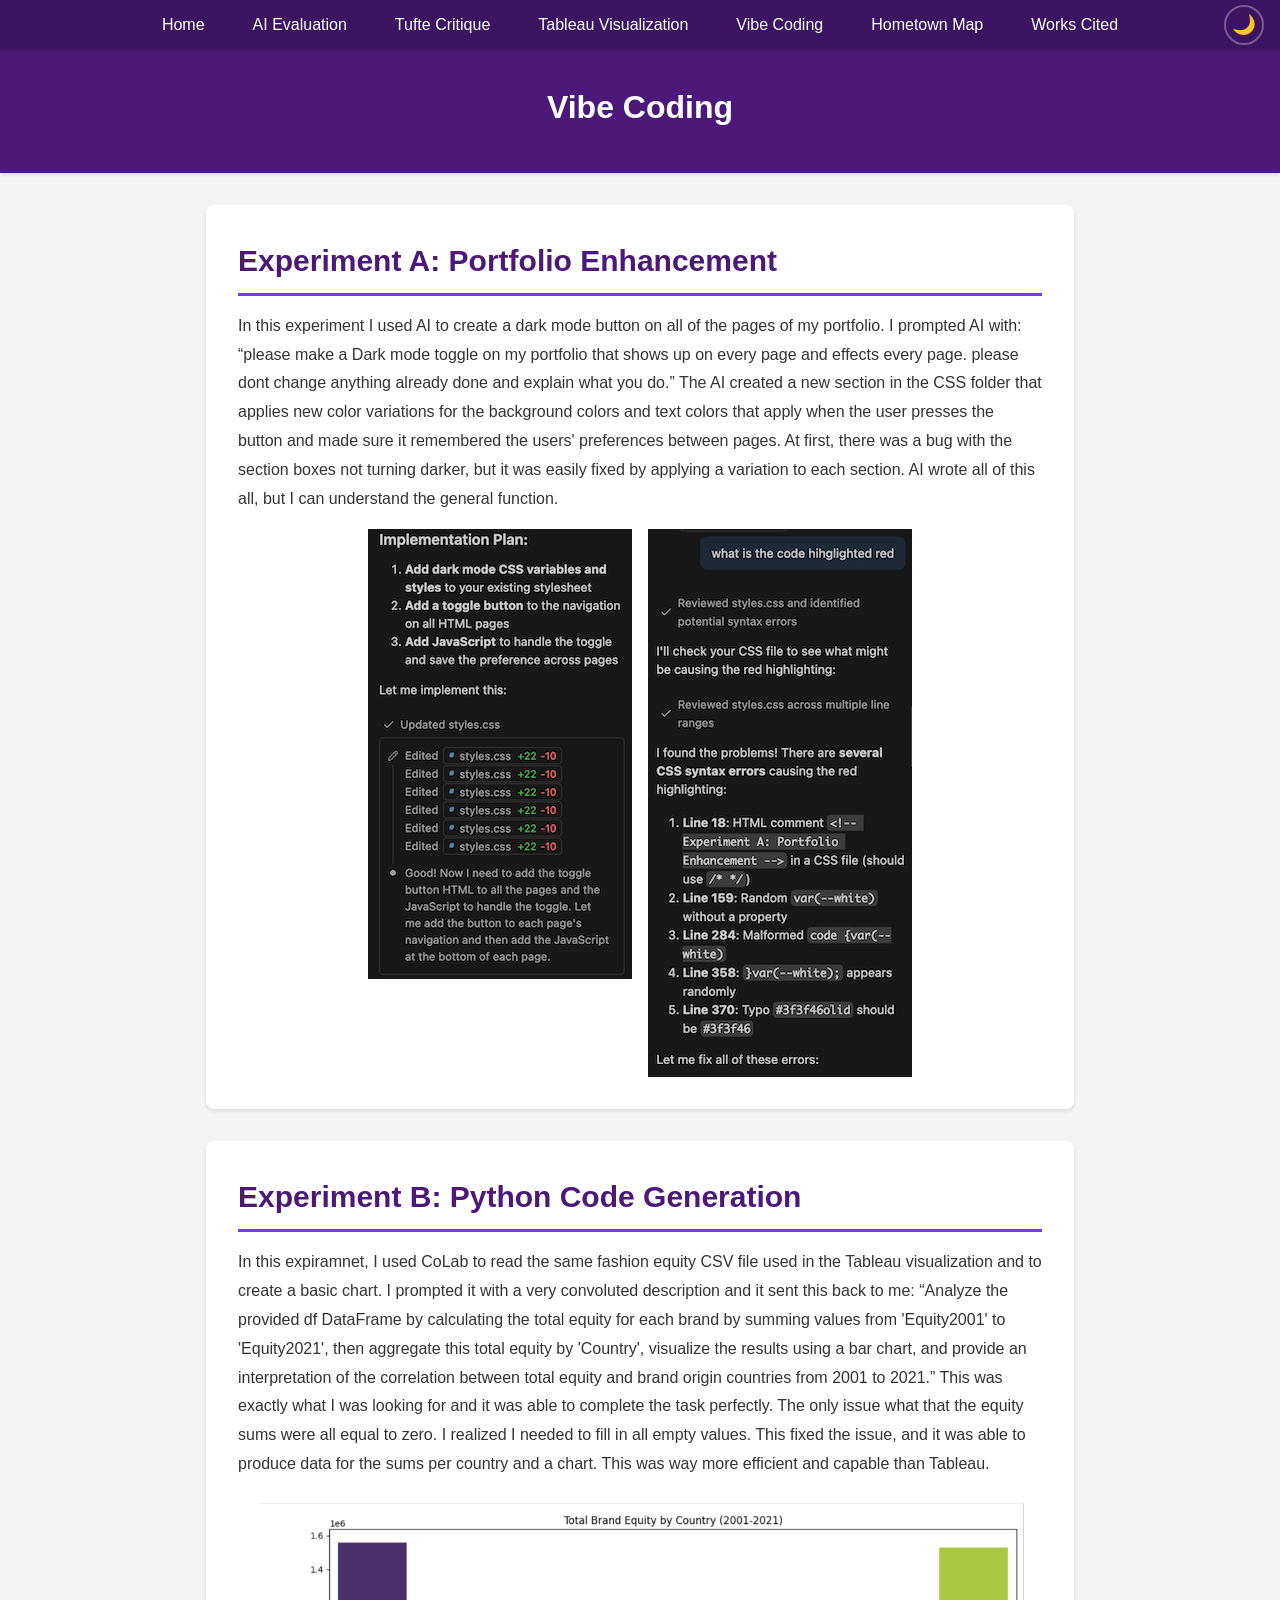
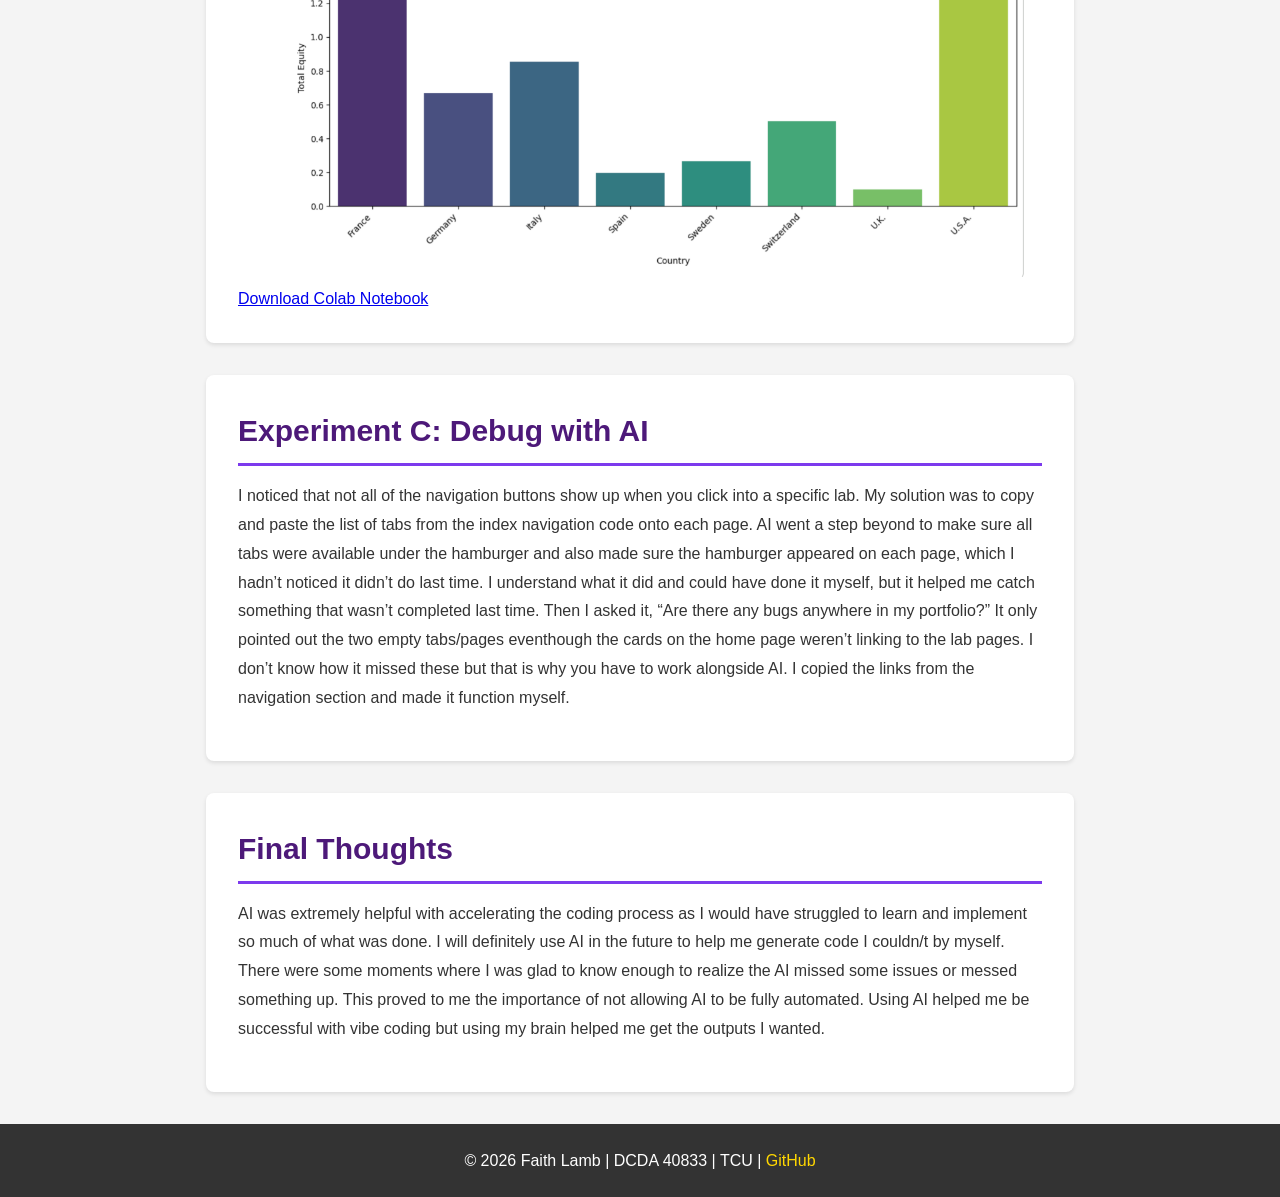
<file: lab05.html>
<!-- I copied the code from Lab 4 and edited it to make a new page for Lab 5-->
<!DOCTYPE html>
<html lang="en">
<head>
    <meta charset="UTF-8">
    <meta name="viewport" content="width=device-width, initial-scale=1.0">
    <title> Vibe Coding | Faith Lamb</title>
    <link rel="stylesheet" href="css/styles.css">
</head>
<body>
    <nav>
        <button class="hamburger" aria-label="Toggle navigation menu">
            <span></span>
            <span></span>
            <span></span>
        </button>
        <ul class="nav-menu">
            <li><a href="index.html">Home</a></li>
            <li><a href="lab02.html">AI Evaluation</a></li>
            <li><a href="lab03.html">Tufte Critique</a></li>
            <li><a href="lab04.html">Tableau Visualization</a></li>
            <li><a href="lab05.html">Vibe Coding</a></li>
            <li><a href="lab06.html">Hometown Map</a></li>
            <li><a href="works_cited.html">Works Cited</a></li>
        </ul>
        <button class="dark-mode-toggle" aria-label="Toggle dark mode">🌙</button>
    </nav>

    <header>
        <h1>Vibe Coding</h1>
    </header>

     <main>
        <section>
            <h2>Experiment A: Portfolio Enhancement</h2>
            <p>In this experiment I used AI to create a dark mode button on all of the pages of my portfolio. I prompted AI with: “please make a Dark mode toggle on my portfolio that shows up on every page and effects every page. please dont change anything already done and explain what you do.” The AI created a new section in the CSS folder that applies new color variations for the background colors and text colors that apply when the user presses the button and made sure it remembered the users' preferences between pages. At first, there was a bug with the section boxes not turning darker, but it was easily fixed by applying a variation to each section. AI wrote all of this all, but I can understand the general function.</p>
             <div style="display: flex; gap: 1rem; justify-content: center; align-items: flex-start; flex-wrap: wrap;">
                <img src="images/chat1.png" alt="Updating CSS for dark mode" style="display: inline-block;">
                <img src="images/chat2.png" alt="Fixing Section Boxes for dark mode" style="display: inline-block;">
             </div>

        </section>

        <section>
            <h2>Experiment B: Python Code Generation</h2>
            <p>In this expiramnet, I used CoLab to read the same fashion equity CSV file used in the Tableau visualization and to create a basic chart. I prompted it with a very convoluted description and it sent this back to me: “Analyze the provided df DataFrame by calculating the total equity for each brand by summing values from 'Equity2001' to 'Equity2021', then aggregate this total equity by 'Country', visualize the results using a bar chart, and provide an interpretation of the correlation between total equity and brand origin countries from 2001 to 2021.” This was exactly what I was looking for and it was able to complete the task perfectly. The only issue what that the equity sums were all equal to zero. I realized I needed to fill in all empty values. This fixed the issue, and it was able to produce data for the sums per country and a chart. This was way more efficient and capable than Tableau.</p>

             <img src="images/barchart.png" alt="Basic Table Generated by CoLab">

             <a href="Equity_by_Country.ipynb" download>Download Colab Notebook</a>

        </section>

        <section>
            <h2>Experiment C: Debug with AI</h2>
            <p>I noticed that not all of the navigation buttons show up when you click into a specific lab. My solution was to copy and paste the list of tabs from the index navigation code onto each page. AI went a step beyond to make sure all tabs were available under the hamburger and also made sure the hamburger appeared on each page, which I hadn’t noticed it didn’t do last time. I understand what it did and could have done it myself, but it helped me catch something that wasn’t completed last time. Then I asked it, “Are there any bugs anywhere in my portfolio?” It only pointed out the two empty tabs/pages eventhough the cards on the home page weren’t linking to the lab pages. I don’t know how it missed these but that is why you have to work alongside AI. I copied the links from the navigation section and made it function myself.</p>
             
        </section>

        <section>
            <h2>Final Thoughts</h2>
            <p>	AI was extremely helpful with accelerating the coding process as I would have struggled to learn and implement so much of what was done. I will definitely use AI in the future to help me generate code I couldn/t by myself. There were some moments where I was glad to know enough to realize the AI missed some issues or messed something up. This proved to me the importance of not allowing AI to be fully automated. Using AI helped me be successful with vibe coding but using my brain helped me get the outputs I wanted.</p>
        </section>
    </main>

    <footer>
        <p>&copy; 2026 Faith Lamb | DCDA 40833 | TCU | <a href="https://github.com/faithlamb/DCDA40833-portfolio">GitHub</a></p>
    </footer>

    <script>
        // Hamburger menu toggle
        const hamburger = document.querySelector('.hamburger');
        const navMenu = document.querySelector('.nav-menu');

        hamburger.addEventListener('click', () => {
            hamburger.classList.toggle('active');
            navMenu.classList.toggle('active');
        });

        // Close menu when clicking on a nav link
        document.querySelectorAll('.nav-menu a').forEach(link => {
            link.addEventListener('click', () => {
                hamburger.classList.remove('active');
                navMenu.classList.remove('active');
            });
        });

        // Dark Mode Toggle
        const darkModeToggle = document.querySelector('.dark-mode-toggle');
        
        // Check for saved theme preference or default to 'light'
        const currentTheme = localStorage.getItem('theme') || 'light';
        document.body.setAttribute('data-theme', currentTheme);
        
        // Update button icon based on current theme
        if (currentTheme === 'dark') {
            darkModeToggle.textContent = '☀️';
        }
        
        // Toggle dark mode on button click
        darkModeToggle.addEventListener('click', () => {
            const theme = document.body.getAttribute('data-theme');
            const newTheme = theme === 'dark' ? 'light' : 'dark';
            
            document.body.setAttribute('data-theme', newTheme);
            localStorage.setItem('theme', newTheme);
            
            // Update button icon
            darkModeToggle.textContent = newTheme === 'dark' ? '☀️' : '🌙';
        });
    </script>
</body>
</html>
</file>
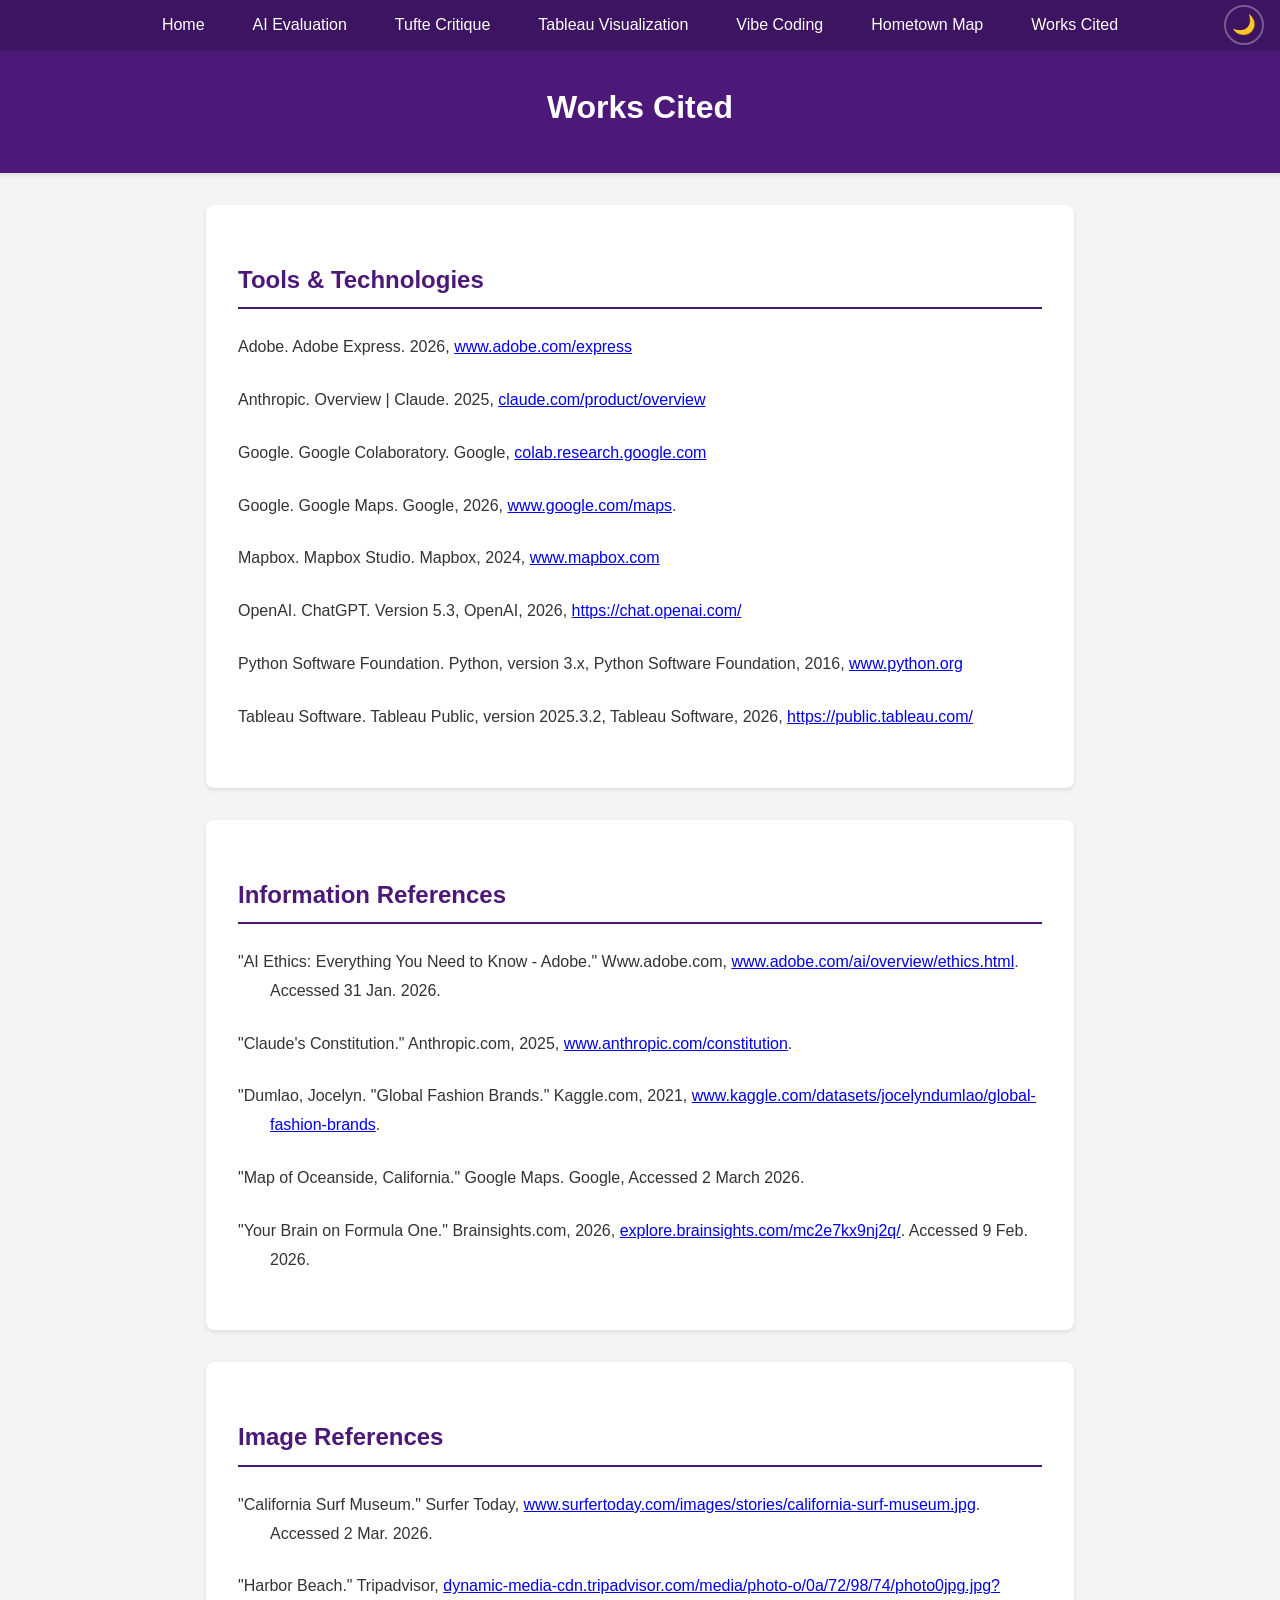
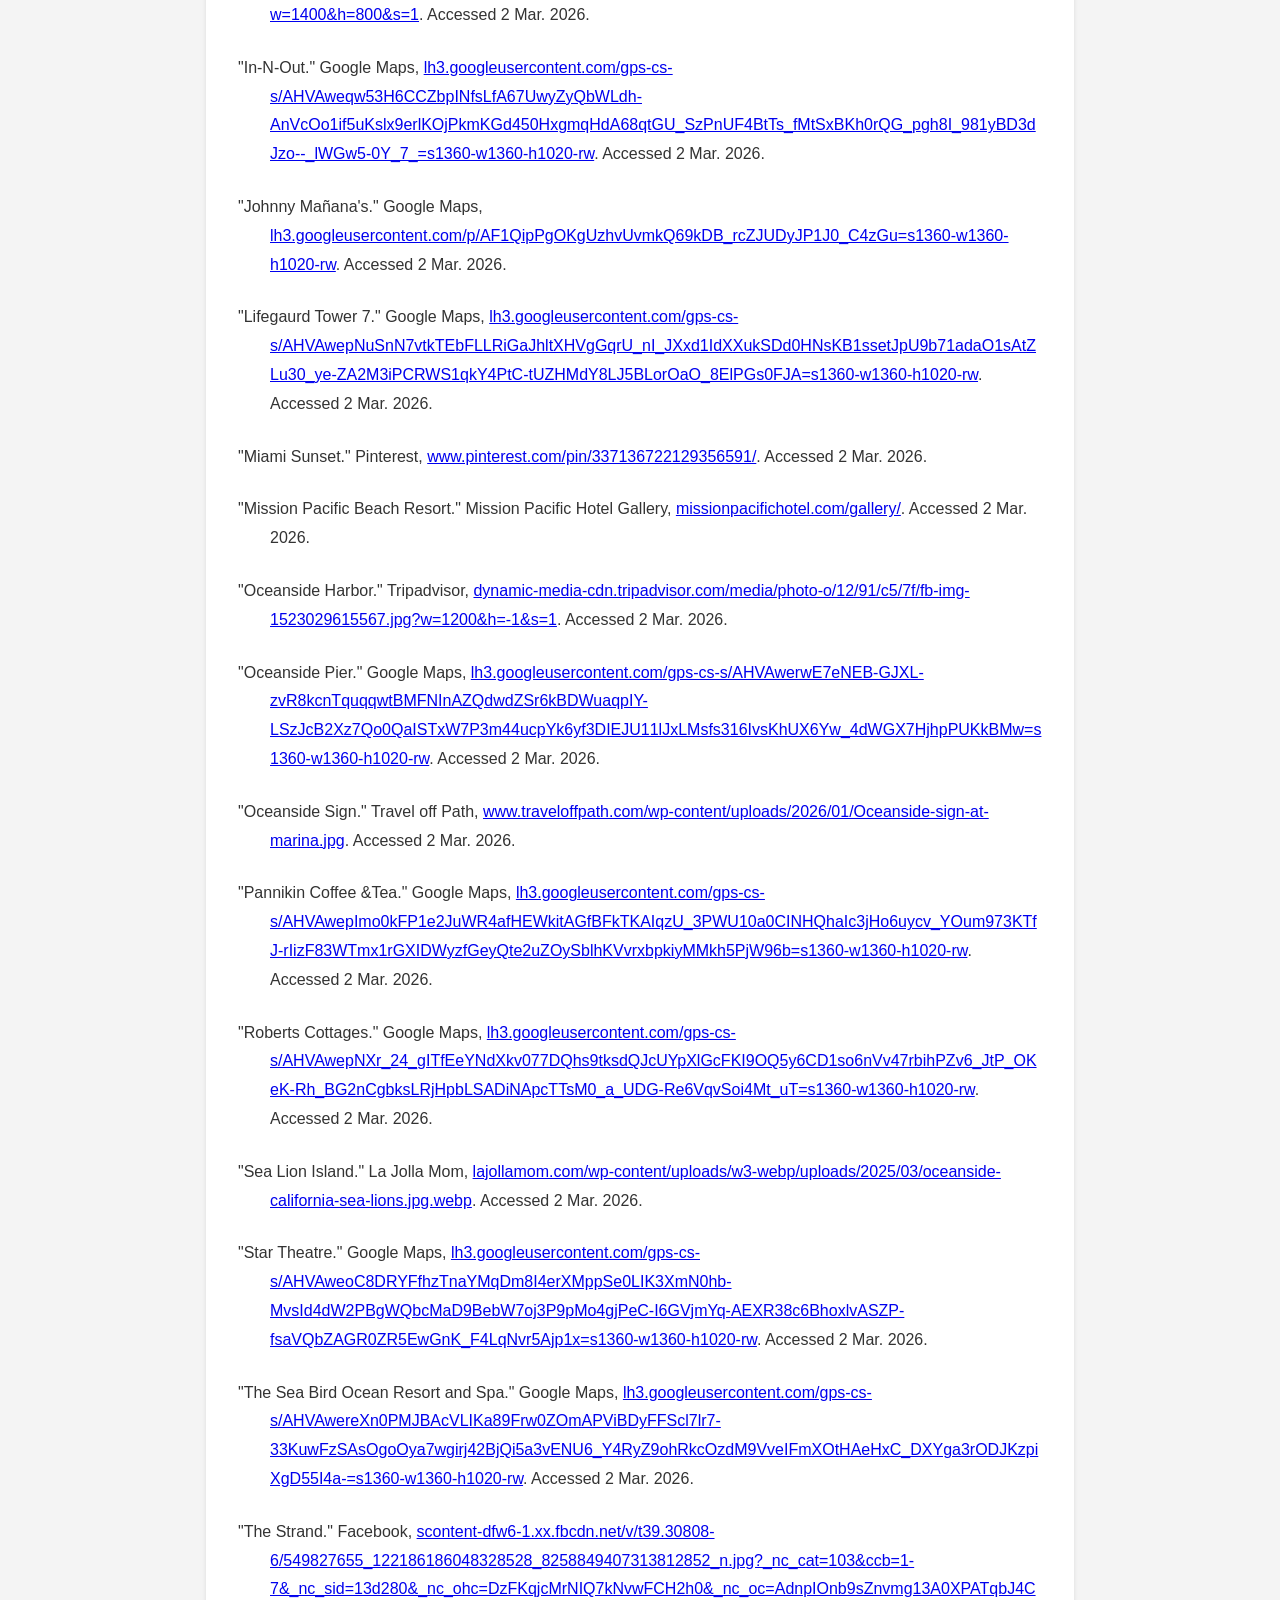
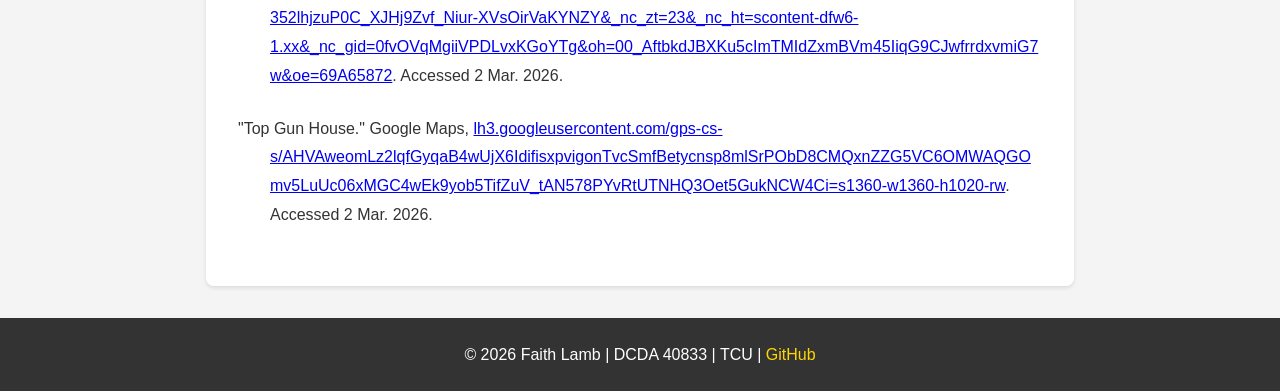
<file: works_cited.html>
<!DOCTYPE html>
<html lang="en">


<head>
    <meta charset="UTF-8">
    <meta name="viewport" content="width=device-width, initial-scale=1.0">
    <title>Works Cited | Faith Lamb</title>
    <link rel="stylesheet" href="css/styles.css">
    <style>
        .citation {
            margin-bottom: 1.5rem;
            padding-left: 2rem;
            text-indent: -2rem;
            line-height: 1.8;
            word-wrap: break-word;
            overflow-wrap: break-word;
            word-break: break-word;
        }
        
        .citation-section {
            margin-top: 2rem;
        }
        
        .citation-section h3 {
            color: var(--primary-color);
            border-bottom: 2px solid var(--primary-color);
            padding-bottom: 0.5rem;
            margin-bottom: 1.5rem;
        }
    </style>
</head>
<body>
    <nav>
        <button class="hamburger" aria-label="Toggle navigation menu">
            <span></span>
            <span></span>
            <span></span>
        </button>
        <ul class="nav-menu">
            <li><a href="index.html">Home</a></li>
            <li><a href="lab02.html">AI Evaluation</a></li>
            <li><a href="lab03.html">Tufte Critique</a></li>
            <li><a href="lab04.html">Tableau Visualization</a></li>
            <li><a href="lab05.html">Vibe Coding</a></li>
            <li><a href="lab06.html">Hometown Map</a></li>
            <li><a href="works_cited.html">Works Cited</a></li>
        </ul>
        <button class="dark-mode-toggle" aria-label="Toggle dark mode">🌙</button>
    </nav>


    <header>
        <h1>Works Cited</h1>
    </header>


    <main>
         <section class="citation-section">
            <h3>Tools & Technologies</h3>
            
            <div class="citation">
                Adobe. Adobe Express. 2026, <a href="https://www.adobe.com/express">www.adobe.com/express</a>
            </div>
            
            <div class="citation">
                Anthropic. Overview | Claude. 2025, <a href="https://claude.com/product/overview">claude.com/product/overview</a>
            </div>
            
            <div class="citation">
                Google. Google Colaboratory. Google, <a href="https://colab.research.google.com">colab.research.google.com</a>
            </div>

            <div class="citation">
                Google. Google Maps. Google, 2026, <a href="https://www.google.com/maps">www.google.com/maps</a>.
            </div>

            <div class="citation">
                Mapbox. Mapbox Studio. Mapbox, 2024, <a href="https://www.mapbox.com">www.mapbox.com</a>
            </div>
            
            <div class="citation">
                OpenAI. ChatGPT. Version 5.3, OpenAI, 2026, <a href="https://chat.openai.com/">https://chat.openai.com/</a>
            </div>

            <div class="citation">
                Python Software Foundation. Python, version 3.x, Python Software Foundation, 2016, <a href="https://www.python.org">www.python.org</a>
            </div>
            
            <div class="citation">
                Tableau Software. Tableau Public, version 2025.3.2, Tableau Software, 2026, <a href="https://public.tableau.com/">https://public.tableau.com/</a>
            </div>
        </section>

<section class="citation-section">
            <h3>Information References</h3>
  
            <div class="citation">
                "AI Ethics: Everything You Need to Know - Adobe." Www.adobe.com, <a href="https://www.adobe.com/ai/overview/ethics.html">www.adobe.com/ai/overview/ethics.html</a>. Accessed 31 Jan. 2026.
            </div>

            <div class="citation">
                "Claude's Constitution." Anthropic.com, 2025, <a href="https://www.anthropic.com/constitution">www.anthropic.com/constitution</a>.
            </div>

            <div class="citation">
                "Dumlao, Jocelyn. "Global Fashion Brands." Kaggle.com, 2021, <a href="https://www.kaggle.com/datasets/jocelyndumlao/global-fashion-brands">www.kaggle.com/datasets/jocelyndumlao/global-fashion-brands</a>.
            </div>

            <div class="citation">
             "Map of Oceanside, California." Google Maps. Google, Accessed 2 March 2026.           
            </div>

            <div class="citation">
                "Your Brain on Formula One." Brainsights.com, 2026, <a href="https://explore.brainsights.com/mc2e7kx9nj2q/">explore.brainsights.com/mc2e7kx9nj2q/</a>. Accessed 9 Feb. 2026.
            </div>
        </section>


        <section class="citation-section">
            <h3>Image References</h3>
            
            <div class="citation">
                "California Surf Museum." Surfer Today, <a href="https://www.surfertoday.com/images/stories/california-surf-museum.jpg">www.surfertoday.com/images/stories/california-surf-museum.jpg</a>. Accessed 2 Mar. 2026.
            </div>
            
            <div class="citation">
                "Harbor Beach." Tripadvisor, <a href="https://dynamic-media-cdn.tripadvisor.com/media/photo-o/0a/72/98/74/photo0jpg.jpg?w=1400&h=800&s=1">dynamic-media-cdn.tripadvisor.com/media/photo-o/0a/72/98/74/photo0jpg.jpg?w=1400&h=800&s=1</a>. Accessed 2 Mar. 2026.
            </div>
            
            <div class="citation">
                "In-N-Out." Google Maps, <a href="https://lh3.googleusercontent.com/gps-cs-s/AHVAweqw53H6CCZbpINfsLfA67UwyZyQbWLdh-AnVcOo1if5uKslx9erlKOjPkmKGd450HxgmqHdA68qtGU_SzPnUF4BtTs_fMtSxBKh0rQG_pgh8I_981yBD3dJzo--_lWGw5-0Y_7_=s1360-w1360-h1020-rw">lh3.googleusercontent.com/gps-cs-s/AHVAweqw53H6CCZbpINfsLfA67UwyZyQbWLdh-AnVcOo1if5uKslx9erlKOjPkmKGd450HxgmqHdA68qtGU_SzPnUF4BtTs_fMtSxBKh0rQG_pgh8I_981yBD3dJzo--_lWGw5-0Y_7_=s1360-w1360-h1020-rw</a>. Accessed 2 Mar. 2026.
            </div>
            
            <div class="citation">
                "Johnny Mañana's." Google Maps, <a href="https://lh3.googleusercontent.com/p/AF1QipPgOKgUzhvUvmkQ69kDB_rcZJUDyJP1J0_C4zGu=s1360-w1360-h1020-rw">lh3.googleusercontent.com/p/AF1QipPgOKgUzhvUvmkQ69kDB_rcZJUDyJP1J0_C4zGu=s1360-w1360-h1020-rw</a>. Accessed 2 Mar. 2026.
            </div>
            
            <div class="citation">
                "Lifegaurd Tower 7." Google Maps, <a href="https://lh3.googleusercontent.com/gps-cs-s/AHVAwepNuSnN7vtkTEbFLLRiGaJhltXHVgGqrU_nI_JXxd1IdXXukSDd0HNsKB1ssetJpU9b71adaO1sAtZLu30_ye-ZA2M3iPCRWS1qkY4PtC-tUZHMdY8LJ5BLorOaO_8ElPGs0FJA=s1360-w1360-h1020-rw">lh3.googleusercontent.com/gps-cs-s/AHVAwepNuSnN7vtkTEbFLLRiGaJhltXHVgGqrU_nI_JXxd1IdXXukSDd0HNsKB1ssetJpU9b71adaO1sAtZLu30_ye-ZA2M3iPCRWS1qkY4PtC-tUZHMdY8LJ5BLorOaO_8ElPGs0FJA=s1360-w1360-h1020-rw</a>. Accessed 2 Mar. 2026.
            </div>
            
            <div class="citation">
                "Miami Sunset." Pinterest, <a href="https://www.pinterest.com/pin/337136722129356591/">www.pinterest.com/pin/337136722129356591/</a>. Accessed 2 Mar. 2026.
            </div>
            
            <div class="citation">
                "Mission Pacific Beach Resort." Mission Pacific Hotel Gallery, <a href="https://missionpacifichotel.com/gallery/">missionpacifichotel.com/gallery/</a>. Accessed 2 Mar. 2026.
            </div>
            
            <div class="citation">
                "Oceanside Harbor." Tripadvisor, <a href="https://dynamic-media-cdn.tripadvisor.com/media/photo-o/12/91/c5/7f/fb-img-1523029615567.jpg?w=1200&h=-1&s=1">dynamic-media-cdn.tripadvisor.com/media/photo-o/12/91/c5/7f/fb-img-1523029615567.jpg?w=1200&h=-1&s=1</a>. Accessed 2 Mar. 2026.
            </div>
            
            <div class="citation">
                "Oceanside Pier." Google Maps, <a href="https://lh3.googleusercontent.com/gps-cs-s/AHVAwerwE7eNEB-GJXL-zvR8kcnTquqqwtBMFNInAZQdwdZSr6kBDWuaqpIY-LSzJcB2Xz7Qo0QaISTxW7P3m44ucpYk6yf3DIEJU11lJxLMsfs316IvsKhUX6Yw_4dWGX7HjhpPUKkBMw=s1360-w1360-h1020-rw">lh3.googleusercontent.com/gps-cs-s/AHVAwerwE7eNEB-GJXL-zvR8kcnTquqqwtBMFNInAZQdwdZSr6kBDWuaqpIY-LSzJcB2Xz7Qo0QaISTxW7P3m44ucpYk6yf3DIEJU11lJxLMsfs316IvsKhUX6Yw_4dWGX7HjhpPUKkBMw=s1360-w1360-h1020-rw</a>. Accessed 2 Mar. 2026.
            </div>
            
            <div class="citation">
                "Oceanside Sign." Travel off Path, <a href="https://www.traveloffpath.com/wp-content/uploads/2026/01/Oceanside-sign-at-marina.jpg">www.traveloffpath.com/wp-content/uploads/2026/01/Oceanside-sign-at-marina.jpg</a>. Accessed 2 Mar. 2026.
            </div>
            
            <div class="citation">
                "Pannikin Coffee &Tea." Google Maps, <a href="https://lh3.googleusercontent.com/gps-cs-s/AHVAwepImo0kFP1e2JuWR4afHEWkitAGfBFkTKAIqzU_3PWU10a0CINHQhaIc3jHo6uycv_YOum973KTfJ-rIizF83WTmx1rGXIDWyzfGeyQte2uZOySblhKVvrxbpkiyMMkh5PjW96b=s1360-w1360-h1020-rw">lh3.googleusercontent.com/gps-cs-s/AHVAwepImo0kFP1e2JuWR4afHEWkitAGfBFkTKAIqzU_3PWU10a0CINHQhaIc3jHo6uycv_YOum973KTfJ-rIizF83WTmx1rGXIDWyzfGeyQte2uZOySblhKVvrxbpkiyMMkh5PjW96b=s1360-w1360-h1020-rw</a>. Accessed 2 Mar. 2026.
            </div>
            
            
            <div class="citation">
                "Roberts Cottages." Google Maps, <a href="https://lh3.googleusercontent.com/gps-cs-s/AHVAwepNXr_24_gITfEeYNdXkv077DQhs9tksdQJcUYpXlGcFKI9OQ5y6CD1so6nVv47rbihPZv6_JtP_OKeK-Rh_BG2nCgbksLRjHpbLSADiNApcTTsM0_a_UDG-Re6VqvSoi4Mt_uT=s1360-w1360-h1020-rw">lh3.googleusercontent.com/gps-cs-s/AHVAwepNXr_24_gITfEeYNdXkv077DQhs9tksdQJcUYpXlGcFKI9OQ5y6CD1so6nVv47rbihPZv6_JtP_OKeK-Rh_BG2nCgbksLRjHpbLSADiNApcTTsM0_a_UDG-Re6VqvSoi4Mt_uT=s1360-w1360-h1020-rw</a>. Accessed 2 Mar. 2026.
            </div>
            
            <div class="citation">
                "Sea Lion Island." La Jolla Mom, <a href="https://lajollamom.com/wp-content/uploads/w3-webp/uploads/2025/03/oceanside-california-sea-lions.jpg.webp">lajollamom.com/wp-content/uploads/w3-webp/uploads/2025/03/oceanside-california-sea-lions.jpg.webp</a>. Accessed 2 Mar. 2026.
            </div>
            
            <div class="citation">
                "Star Theatre." Google Maps, <a href="https://lh3.googleusercontent.com/gps-cs-s/AHVAweoC8DRYFfhzTnaYMqDm8I4erXMppSe0LIK3XmN0hb-MvsId4dW2PBgWQbcMaD9BebW7oj3P9pMo4gjPeC-I6GVjmYq-AEXR38c6BhoxlvASZP-fsaVQbZAGR0ZR5EwGnK_F4LqNvr5Ajp1x=s1360-w1360-h1020-rw">lh3.googleusercontent.com/gps-cs-s/AHVAweoC8DRYFfhzTnaYMqDm8I4erXMppSe0LIK3XmN0hb-MvsId4dW2PBgWQbcMaD9BebW7oj3P9pMo4gjPeC-I6GVjmYq-AEXR38c6BhoxlvASZP-fsaVQbZAGR0ZR5EwGnK_F4LqNvr5Ajp1x=s1360-w1360-h1020-rw</a>. Accessed 2 Mar. 2026.
            </div>
            
            <div class="citation">
                "The Sea Bird Ocean Resort and Spa." Google Maps, <a href="https://lh3.googleusercontent.com/gps-cs-s/AHVAwereXn0PMJBAcVLIKa89Frw0ZOmAPViBDyFFScl7lr7-33KuwFzSAsOgoOya7wgirj42BjQi5a3vENU6_Y4RyZ9ohRkcOzdM9VveIFmXOtHAeHxC_DXYga3rODJKzpiXgD55I4a-=s1360-w1360-h1020-rw">lh3.googleusercontent.com/gps-cs-s/AHVAwereXn0PMJBAcVLIKa89Frw0ZOmAPViBDyFFScl7lr7-33KuwFzSAsOgoOya7wgirj42BjQi5a3vENU6_Y4RyZ9ohRkcOzdM9VveIFmXOtHAeHxC_DXYga3rODJKzpiXgD55I4a-=s1360-w1360-h1020-rw</a>. Accessed 2 Mar. 2026.
            </div>
            
            <div class="citation">
                "The Strand." Facebook, <a href="https://scontent-dfw6-1.xx.fbcdn.net/v/t39.30808-6/549827655_122186186048328528_8258849407313812852_n.jpg?_nc_cat=103&ccb=1-7&_nc_sid=13d280&_nc_ohc=DzFKqjcMrNIQ7kNvwFCH2h0&_nc_oc=AdnpIOnb9sZnvmg13A0XPATqbJ4C352lhjzuP0C_XJHj9Zvf_Niur-XVsOirVaKYNZY&_nc_zt=23&_nc_ht=scontent-dfw6-1.xx&_nc_gid=0fvOVqMgiiVPDLvxKGoYTg&oh=00_AftbkdJBXKu5cImTMIdZxmBVm45IiqG9CJwfrrdxvmiG7w&oe=69A65872">scontent-dfw6-1.xx.fbcdn.net/v/t39.30808-6/549827655_122186186048328528_8258849407313812852_n.jpg?_nc_cat=103&ccb=1-7&_nc_sid=13d280&_nc_ohc=DzFKqjcMrNIQ7kNvwFCH2h0&_nc_oc=AdnpIOnb9sZnvmg13A0XPATqbJ4C352lhjzuP0C_XJHj9Zvf_Niur-XVsOirVaKYNZY&_nc_zt=23&_nc_ht=scontent-dfw6-1.xx&_nc_gid=0fvOVqMgiiVPDLvxKGoYTg&oh=00_AftbkdJBXKu5cImTMIdZxmBVm45IiqG9CJwfrrdxvmiG7w&oe=69A65872</a>. Accessed 2 Mar. 2026.
            </div>
            
            <div class="citation">
                   "Top Gun House." Google Maps, <a href="https://lh3.googleusercontent.com/gps-cs-s/AHVAweomLz2lqfGyqaB4wUjX6IdifisxpvigonTvcSmfBetycnsp8mlSrPObD8CMQxnZZG5VC6OMWAQGOmv5LuUc06xMGC4wEk9yob5TifZuV_tAN578PYvRtUTNHQ3Oet5GukNCW4Ci=s1360-w1360-h1020-rw">lh3.googleusercontent.com/gps-cs-s/AHVAweomLz2lqfGyqaB4wUjX6IdifisxpvigonTvcSmfBetycnsp8mlSrPObD8CMQxnZZG5VC6OMWAQGOmv5LuUc06xMGC4wEk9yob5TifZuV_tAN578PYvRtUTNHQ3Oet5GukNCW4Ci=s1360-w1360-h1020-rw</a>. Accessed 2 Mar. 2026.
            </div>
        </section>

    </main>

    <footer>
        <p>&copy; 2026 Faith Lamb | DCDA 40833 | TCU | <a href="https://github.com/faithlamb/DCDA40833-portfolio">GitHub</a></p>
    </footer>

    <script>
        // Hamburger menu toggle
        const hamburger = document.querySelector('.hamburger');
        const navMenu = document.querySelector('.nav-menu');

        hamburger.addEventListener('click', () => {
            hamburger.classList.toggle('active');
            navMenu.classList.toggle('active');
        });

        // Close menu when clicking on a nav link
        document.querySelectorAll('.nav-menu a').forEach(link => {
            link.addEventListener('click', () => {
                hamburger.classList.remove('active');
                navMenu.classList.remove('active');
            });
        });

        // Dark Mode Toggle
        const darkModeToggle = document.querySelector('.dark-mode-toggle');
        
        // Check for saved theme preference or default to 'light'
        const currentTheme = localStorage.getItem('theme') || 'light';
        document.body.setAttribute('data-theme', currentTheme);
        
        // Update button icon based on current theme
        if (currentTheme === 'dark') {
            darkModeToggle.textContent = '☀️';
        }
        
        // Toggle dark mode on button click
        darkModeToggle.addEventListener('click', () => {
            const theme = document.body.getAttribute('data-theme');
            const newTheme = theme === 'dark' ? 'light' : 'dark';
            
            document.body.setAttribute('data-theme', newTheme);
            localStorage.setItem('theme', newTheme);
            
            // Update button icon
            darkModeToggle.textContent = newTheme === 'dark' ? '☀️' : '🌙';
        });
    </script>
</body>
</html>
</file>
<file: css/styles.css>
/* =========================
   DCDA 40833 Skills Portfolio Template
   CSS Stylesheet for Student Portfolios
   ========================= */

/* =========================
   CSS Variables (Color Scheme)
   ========================= */
:root {
    --primary-color: #4d1979;      /* TCU Purple */
    --secondary-color: #7c3aed;    /* Light Purple */
    --accent-color: #ffd700;       /* Gold accent */
    --text-color: #333;            /* Dark gray for text */
    --text-secondary: #64748b;     /* Lighter gray for captions */
    --bg-color: #f4f4f4;           /* Light background */
    --white: #ffffff;
}

/* Dark Mode Variables */
body[data-theme="dark"] {
    --primary-color: #7c3aed;      /* Lighter purple for dark mode */
    --secondary-color: #9f7aea;    /* Even lighter purple */
    --accent-color: #ffd700;       /* Gold accent stays */
    --text-color: #e4e4e7;         /* Light gray for text */
    --text-secondary: #a1a1aa;     /* Medium gray for captions */
    --bg-color: #18181b;           /* Very dark background */
    --white: #27272a;              /* Dark gray instead of white */
}

/* =========================
   Basic Reset & Typography
   ========================= */
* {
    margin: 0;
    padding: 0;
    box-sizing: border-box;
}

html {
    scroll-behavior: smooth;       /* Smooth scrolling for anchor links */
}

body {
    font-family: -apple-system, BlinkMacSystemFont, 'Segoe UI', 'Roboto', 'Helvetica Neue', Arial, sans-serif;
    line-height: 1.6;
    color: var(--text-color);
    background-color: var(--bg-color);
}

/* Make all images responsive */
img {
    max-width: 100%;
    height: auto;
    display: block;
}

/* =========================
   Header & Navigation
   ========================= */
/* Style semantic tags directly - no classes needed! */
header {
    background-color: var(--primary-color);
    color: white;
    padding: 2rem 0;
    text-align: center;
    box-shadow: 0 2px 4px rgba(0, 0, 0, 0.1);
}

header h1 {
    color: white;
    margin: 0 0 0.5rem 0;
    font-size: 2rem;
}

header p {
    margin: 0;
    opacity: 0.9;
    font-size: 1.1rem;
}

nav {
    background-color: #3d1461;
    padding: 0.75rem;
    display: flex;              /* Make nav a flex container */
    justify-content: center;    /* Center the ul inside nav */
    align-items: center;        /* Vertically center items */
    position: sticky;           /* Stick to top when scrolling */
    top: 0;
    z-index: 100;
    box-shadow: 0 2px 4px rgba(0, 0, 0, 0.1);
}

/* Dark Mode Toggle Button */
.dark-mode-toggle {
    position: absolute;
    right: 1rem;
    background: none;
    border: 2px solid rgba(255, 255, 255, 0.3);
    color: white;
    width: 40px;
    height: 40px;
    border-radius: 50%;
    cursor: pointer;
    font-size: 1.2rem;
    display: flex;
    align-items: center;
    justify-content: center;
    transition: all 0.3s ease;
}

.dark-mode-toggle:hover {
    background-color: rgba(255, 255, 255, 0.1);
    border-color: rgba(255, 255, 255, 0.5);
    transform: scale(1.1);
}

.dark-mode-toggle:active {
    transform: scale(0.95);
}

/* Hamburger Menu Button */
.hamburger {
    display: none;              /* Hidden on desktop */
    flex-direction: column;
    background: none;
    border: none;
    cursor: pointer;
    padding: 0;
    z-index: 101;
}

.hamburger span {
    width: 25px;
    height: 3px;
    background-color: white;
    margin: 3px 0;
    transition: all 0.3s ease;
    border-radius: 3px;
}

/* Hamburger Animation when active */
.hamburger.active span:nth-child(1) {
    transform: rotate(45deg) translate(7px, 7px);
}

.hamburger.active span:nth-child(2) {
    opacity: 0;
}

.hamburger.active span:nth-child(3) {
    transform: rotate(-45deg) translate(7px, -7px);
}

/* Style the navigation list */
.nav-menu {
    list-style: none;           /* Remove bullets */
    padding: 0;                 /* Remove default padding */
    margin: 0;                  /* Remove default margin */
    display: flex;              /* Arrange items horizontally */
    flex-direction: row;        /* Explicit: horizontal on desktop */
    justify-content: center;    /* Center the items */
    gap: 1rem;                  /* Space between items */
    flex-wrap: wrap;            /* Wrap on small screens */
}

nav li {
    list-style: none;           /* Extra insurance - remove bullets */
}

nav a {
    color: white;
    text-decoration: none;
    padding: 0.5rem 1rem;
    transition: background-color 0.3s ease;
    border-radius: 4px;
}

nav a:hover {
    background-color: var(--primary-color);
}

/* =========================
   Main Content
   ========================= */
/* Style main semantic tag directly */
main {
    max-width: 900px;          /* Don't get too wide */
    margin: 2rem auto;         /* Center horizontally */
    padding: 0 1rem;           /* Space on sides for mobile */
}

/* All sections inside main get consistent styling */
main section {
    background-color: var(--white);
    padding: 2rem;
    margin-bottom: 2rem;       /* Space between sections */
    border-radius: 8px;        /* Rounded corners */
    box-shadow: 0 2px 4px rgba(0, 0, 0, 0.1);
}

/* Style h2 headings inside sections */
main section h2 {
    color: var(--primary-color);
    border-bottom: 3px solid var(--secondary-color);
    padding-bottom: 0.5rem;
    margin-bottom: 1rem;
    font-size: 1.875rem;
}

main section h3 {
    color: var(--text-color);
    margin-top: 1.5rem;
    margin-bottom: 0.75rem;
    font-size: 1.5rem;
}

/* Paragraphs inside sections */
main section p {
    margin-bottom: 1rem;
    line-height: 1.8;
}

/* Lists inside sections */
main section ul,
main section ol {
    margin: 1rem 0 1rem 2rem;
    line-height: 1.8;
}

main section li {
    margin-bottom: 0.5rem;
}

/* =========================
   Data Visualizations
   ========================= */
/* Container for charts and images */
.viz-container {
    margin: 2rem 0;
    text-align: center;
}

.viz-container img {
    max-width: 100%;           /* Responsive: never wider than container */
    height: auto;              /* Maintain aspect ratio */
    border-radius: 8px;
    box-shadow: 0 4px 6px rgba(0, 0, 0, 0.1);
    margin-bottom: 0.5rem;
}

/* Figure captions */
.viz-container figcaption {
    font-style: italic;
    color: var(--text-secondary);
    font-size: 0.9rem;
    margin-top: 0.5rem;
}

/* Grid layout for multiple visualizations */
.viz-grid {
    display: grid;
    grid-template-columns: repeat(auto-fit, minmax(300px, 1fr));
    gap: 1.5rem;
    margin: 2rem 0;
}

/* Dark mode inline code */
body[data-theme="dark"] p code, 
body[data-theme="dark"] li code {
    background: #3f3f46;
    color: #fca5a5;
}

/* =========================
   Code Blocks
   ========================= */
/* Improve pre/code styling for Python code */
pre {
    background: #2d2d2d;          /* Dark background */
    color: #f8f8f2;               /* Light text */
    border: none;
    border-radius: 8px;
    padding: 1.5rem;
    overflow-x: auto;
    margin: 1.5rem 0;
    font-size: 0.9rem;
    line-height: 1.5;
}

code {
    font-family: 'SF Mono', Monaco, 'Cascadia Code', 'Roboto Mono', Consolas, 'Courier New', monospace;
}

/* Inline code (inside paragraphs) */
p code, li code {
    background: #f4f4f4;
    color: #c7254e;
    padding: 0.2rem 0.4rem;
    border-radius: 3px;
    font-size: 0.9em;
}

/* Code block titles */
.code-title {
    background: #1e1e1e;
    color: #9cdcfe;
    padding: 0.5rem 1rem;
    border-radius: 8px 8px 0 0;
    font-family: monospace;
    font-size: 0.85rem;
    margin-bottom: -0.5rem;
}

.code-title + pre {
    border-radius: 0 0 8px 8px;
    margin-top: 0;
}

/* =========================
   Data Tables
   ========================= */
table {
    width: 100%;
    border-collapse: collapse;
    margin: 1.5rem 0;
    background: var(--white);
}

th, td {
    padding: 0.75rem 1rem;
    text-align: left;
    border: 1px solid #e2e8f0;
}

th {
    background: var(--primary-color);
    color: white;
    font-weight: 600;
}

tr:nth-child(even) {
    background: #f8f9fa;
}

.results-table {
    font-size: 0.95rem;
    margin: 1.5rem auto;
    max-width: 700px;
}

.results-table td {
    text-align: center;
}

.results-table td:first-child {
    text-align: left;
    font-weight: 500;
}

/* Highlight key rows */
.results-table tr.highlight {
    background: #fff3cd;
    font-weight: bold;
}


/* =========================
   Framework Connections
   ========================= */
.framework-callout {
    background: linear-gradient(135deg, #f0e7f8, #e9d5ff);
    border-left: 5px solid var(--secondary-color);
    border-radius: 8px;
    padding: 1.5rem;
    margin: 2rem 0;
}

/* Dark mode portfolio card border */
body[data-theme="dark"] .portfolio-card {
    border-color: #3f3f46;
}

.framework-callout h3 {
    color: var(--primary-color);
    margin-top: 0;
}

.framework-callout strong {
    color: var(--secondary-color);
}

/* =========================
   Portfolio Cards
   ========================= */
/* Grid layout for portfolio cards on home page */
.portfolio-grid {
    display: grid;
    grid-template-columns: repeat(auto-fit, minmax(280px, 1fr));
    gap: 1.5rem;
    margin: 2rem 0;
}

/* Individual portfolio card styling */
.portfolio-card {
    display: block;
    background: var(--white);
    border: 2px solid #e2e8f0;
    border-radius: 12px;
    padding: 1.5rem;
    text-decoration: none;
    color: var(--text-color);
    transition: all 0.3s ease;
    position: relative;
}

.portfolio-card:hover {
    border-color: var(--primary-color);
    box-shadow: 0 8px 16px rgba(77, 25, 121, 0.15);
    transform: translateY(-4px);
}

.portfolio-card h3 {
    color: var(--primary-color);
    margin: 0 0 0.5rem 0;
    font-size: 1.25rem;
}

.portfolio-card p {
    color: var(--text-secondary);
    font-size: 0.95rem;
    margin: 0.75rem 0 0 0;
    line-height: 1.5;
}

/* Lab tag badge on portfolio cards */
.lab-tag {
    display: inline-block;
    background: var(--secondary-color);
    color: white;
    font-size: 0.75rem;
    font-weight: 600;
    padding: 0.25rem 0.5rem;
    border-radius: 4px;
    text-transform: uppercase;
    letter-spacing: 0.5px;
}

/* =========================
   Footer (semantic tag)
   ========================= */
footer {
    background-color: #333;
    color: white;
    text-align: center;
    padding: 1.5rem;
    margin-top: 2rem;
}

footer a {
    color: var(--accent-color);
    text-decoration: none;
}

footer a:hover {
    text-decoration: underline;
}

/* =========================
   Responsive Design (Mobile)
   ========================= */
@media (max-width: 768px) {
    header h1 {
        font-size: 1.5rem;     /* Smaller on mobile */
    }

    nav {
        font-size: 0.9rem;
        justify-content: space-between;
        padding: 1rem;
    }

    /* Show hamburger menu on mobile */
    .hamburger {
        display: flex;
        position: absolute;
        left: 1rem;
    }
    
    /* Keep dark mode toggle visible on mobile */
    .dark-mode-toggle {
        position: absolute;
        right: 1rem;
        width: 36px;
        height: 36px;
        font-size: 1rem;
    }

    /* Hide navigation menu by default on mobile */
    .nav-menu {
        position: fixed;
        left: -100%;
        top: 60px;
        flex-direction: column;
        background-color: #3d1461;
        width: 100%;
        text-align: center;
        transition: left 0.3s ease;
        box-shadow: 0 10px 27px rgba(0, 0, 0, 0.05);
        padding: 1rem 0;
        gap: 0;
    }

    /* Show menu when active */
    .nav-menu.active {
        left: 0;
    }

    nav li {
        margin: 0;
    }

    nav a {
        display: block;
        width: 100%;
        text-align: center;
        padding: 1rem;
        border-bottom: 1px solid rgba(255, 255, 255, 0.1);
    }

    nav a:hover {
        background-color: var(--primary-color);
    }

    main section {
        padding: 1rem;         /* Less padding on mobile */
    }

    .viz-grid {
        grid-template-columns: 1fr;  /* Single column on mobile */
    }
}

/* =========================
   Print Styles (Optional)
   ========================= */
@media print {
    nav {
        display: none;
    }

    main section {
        box-shadow: none;
        page-break-inside: avoid;
    }
}
</file>
